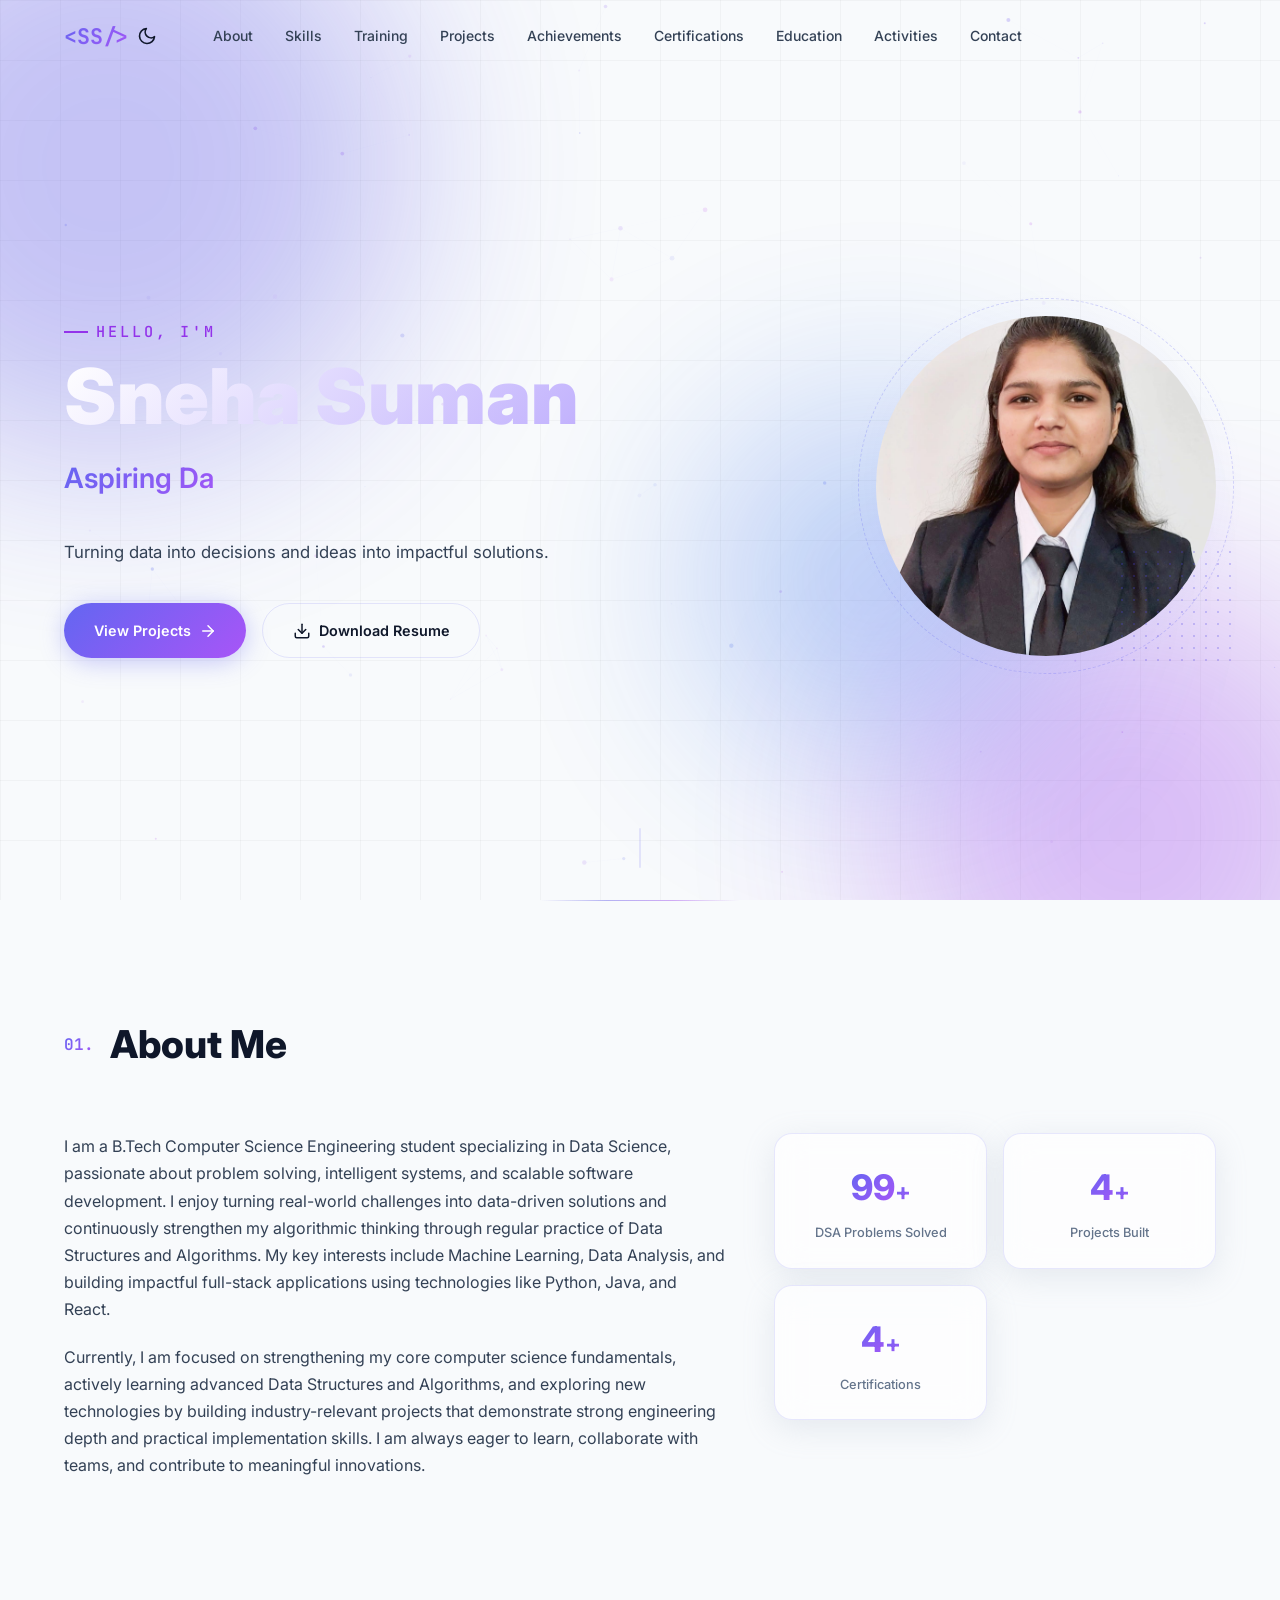
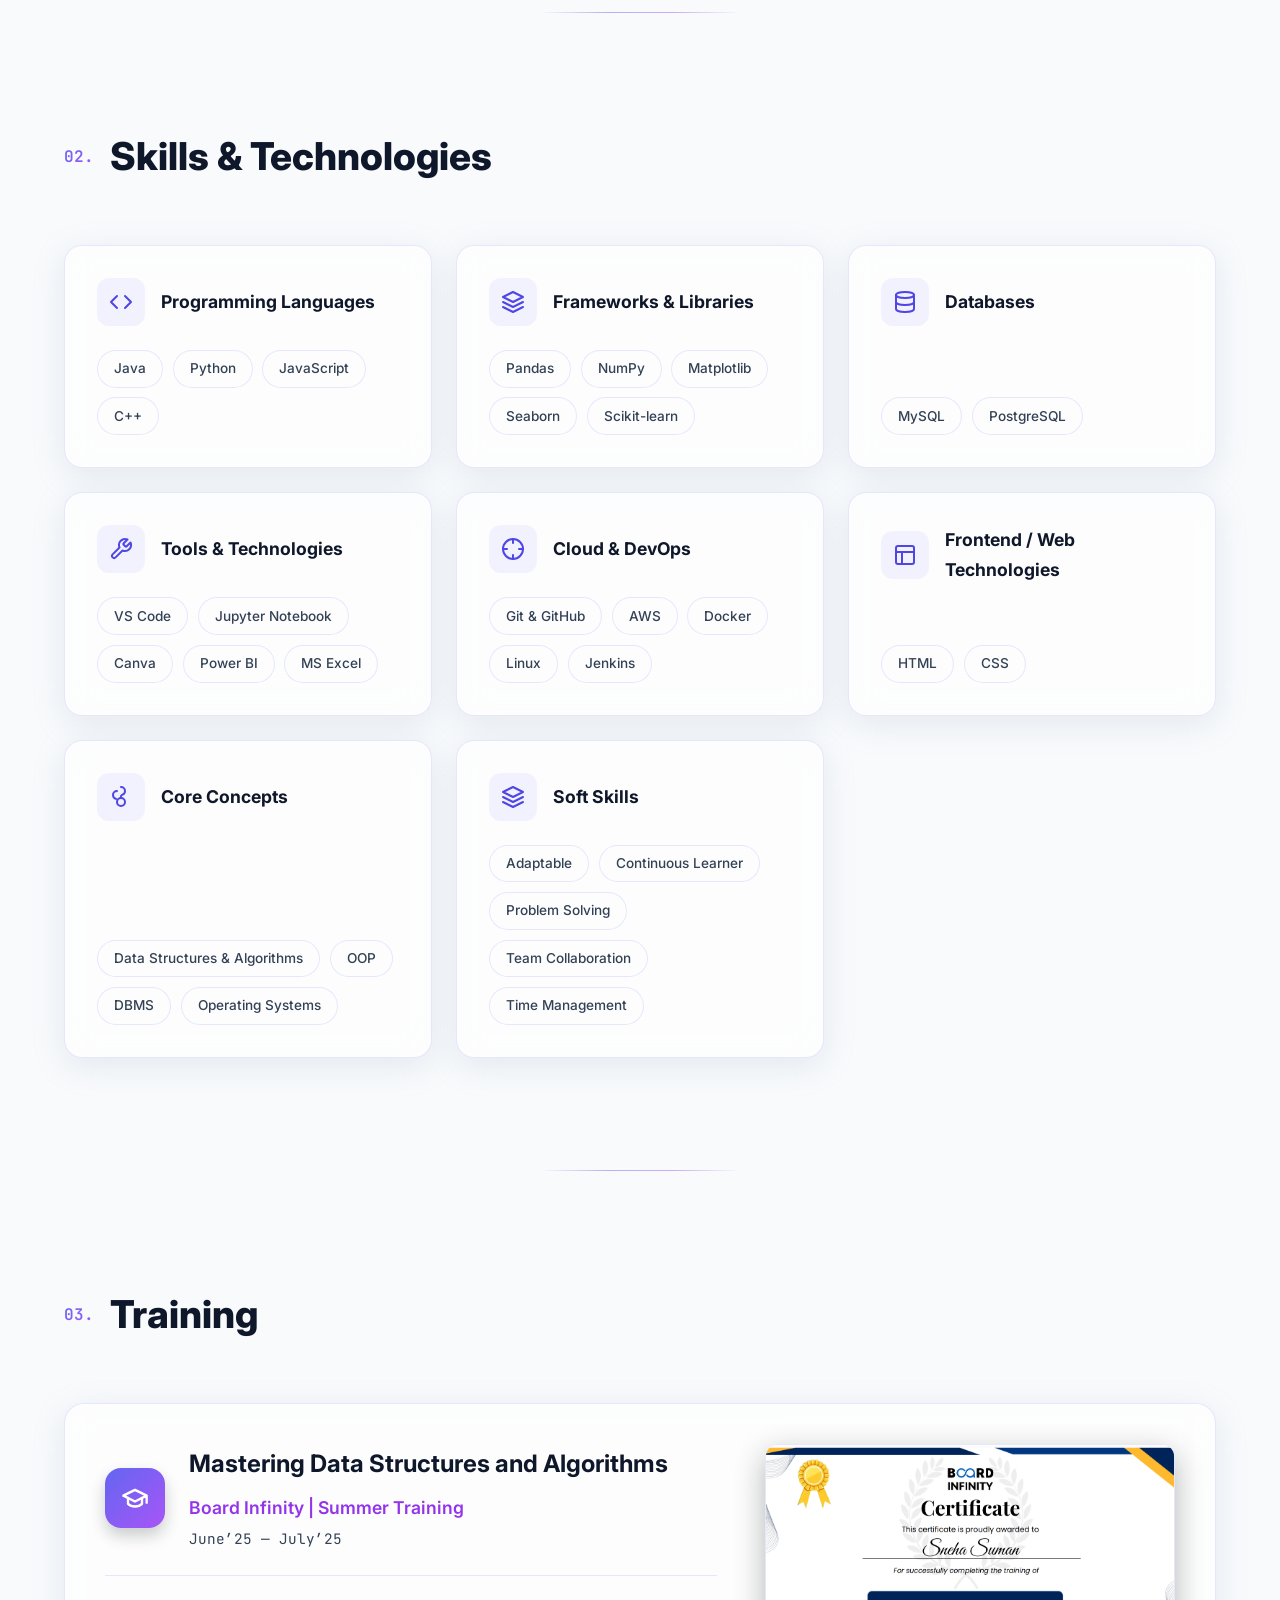
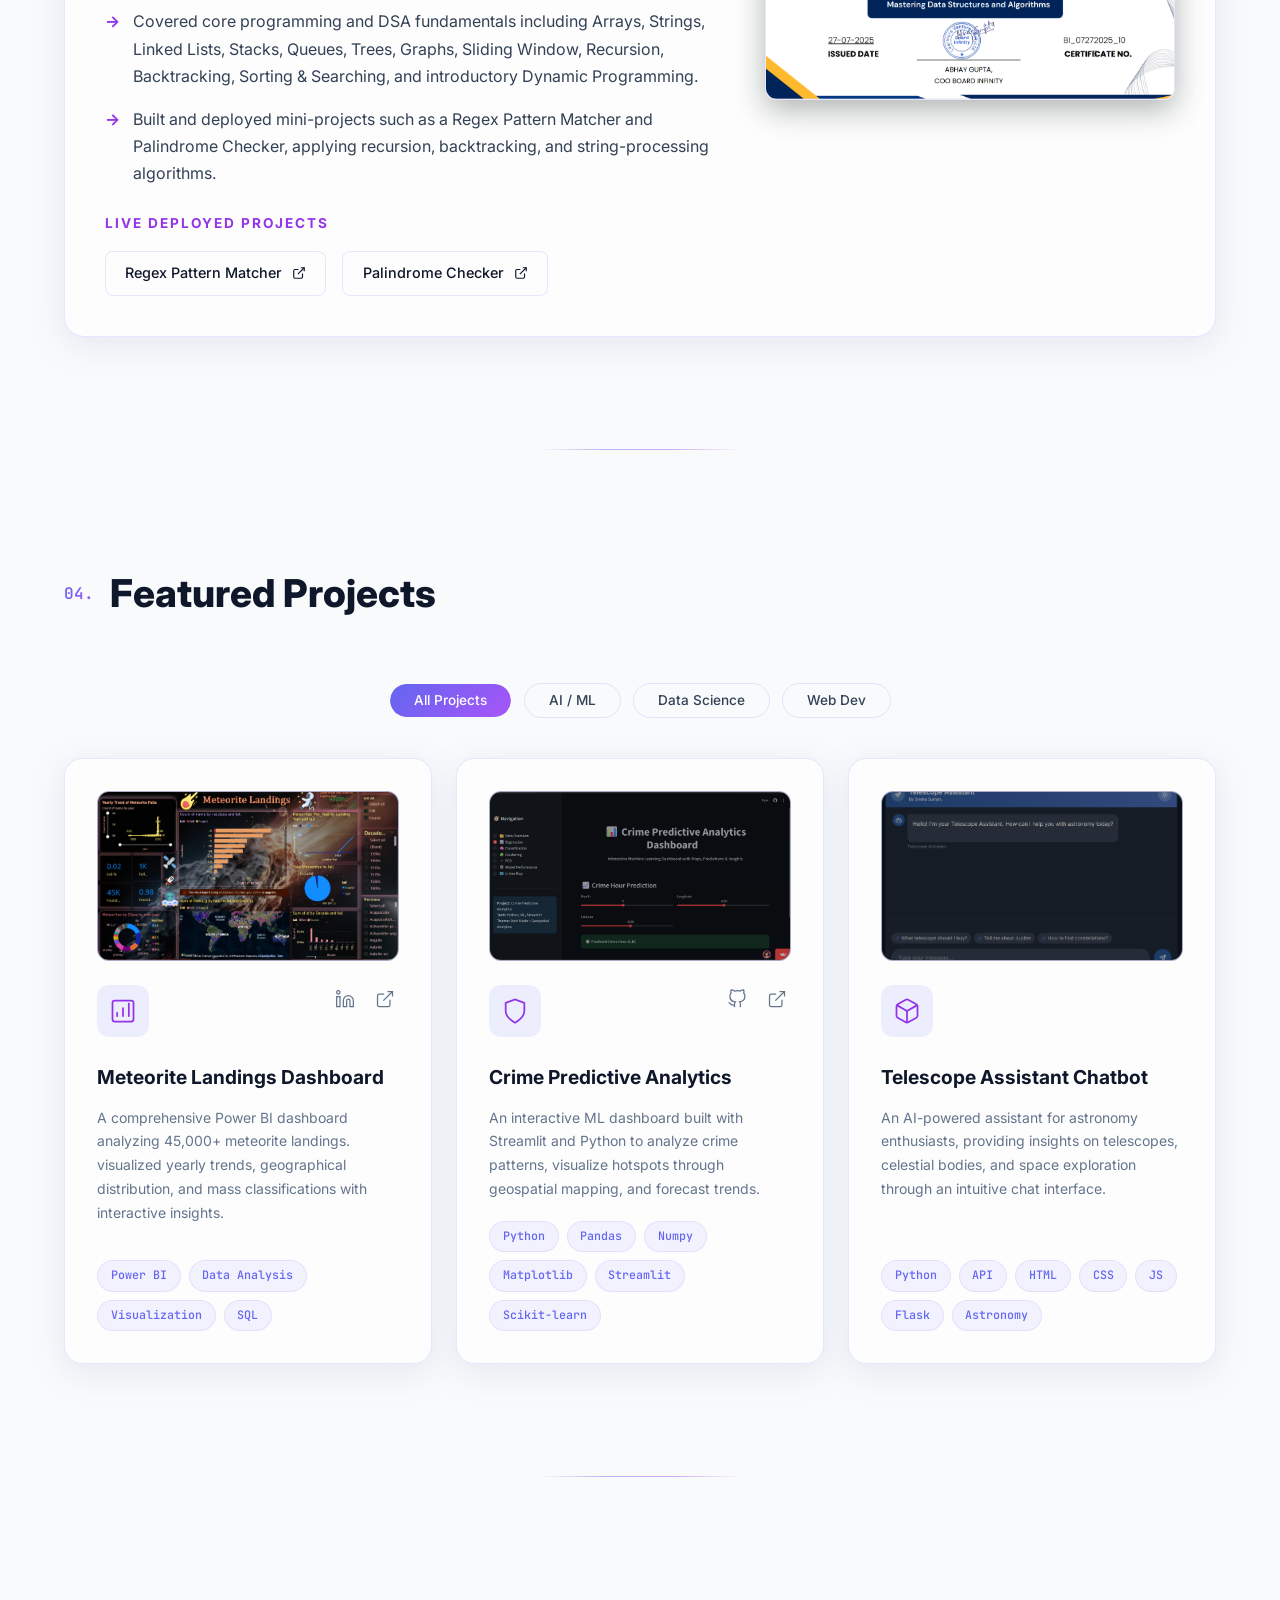
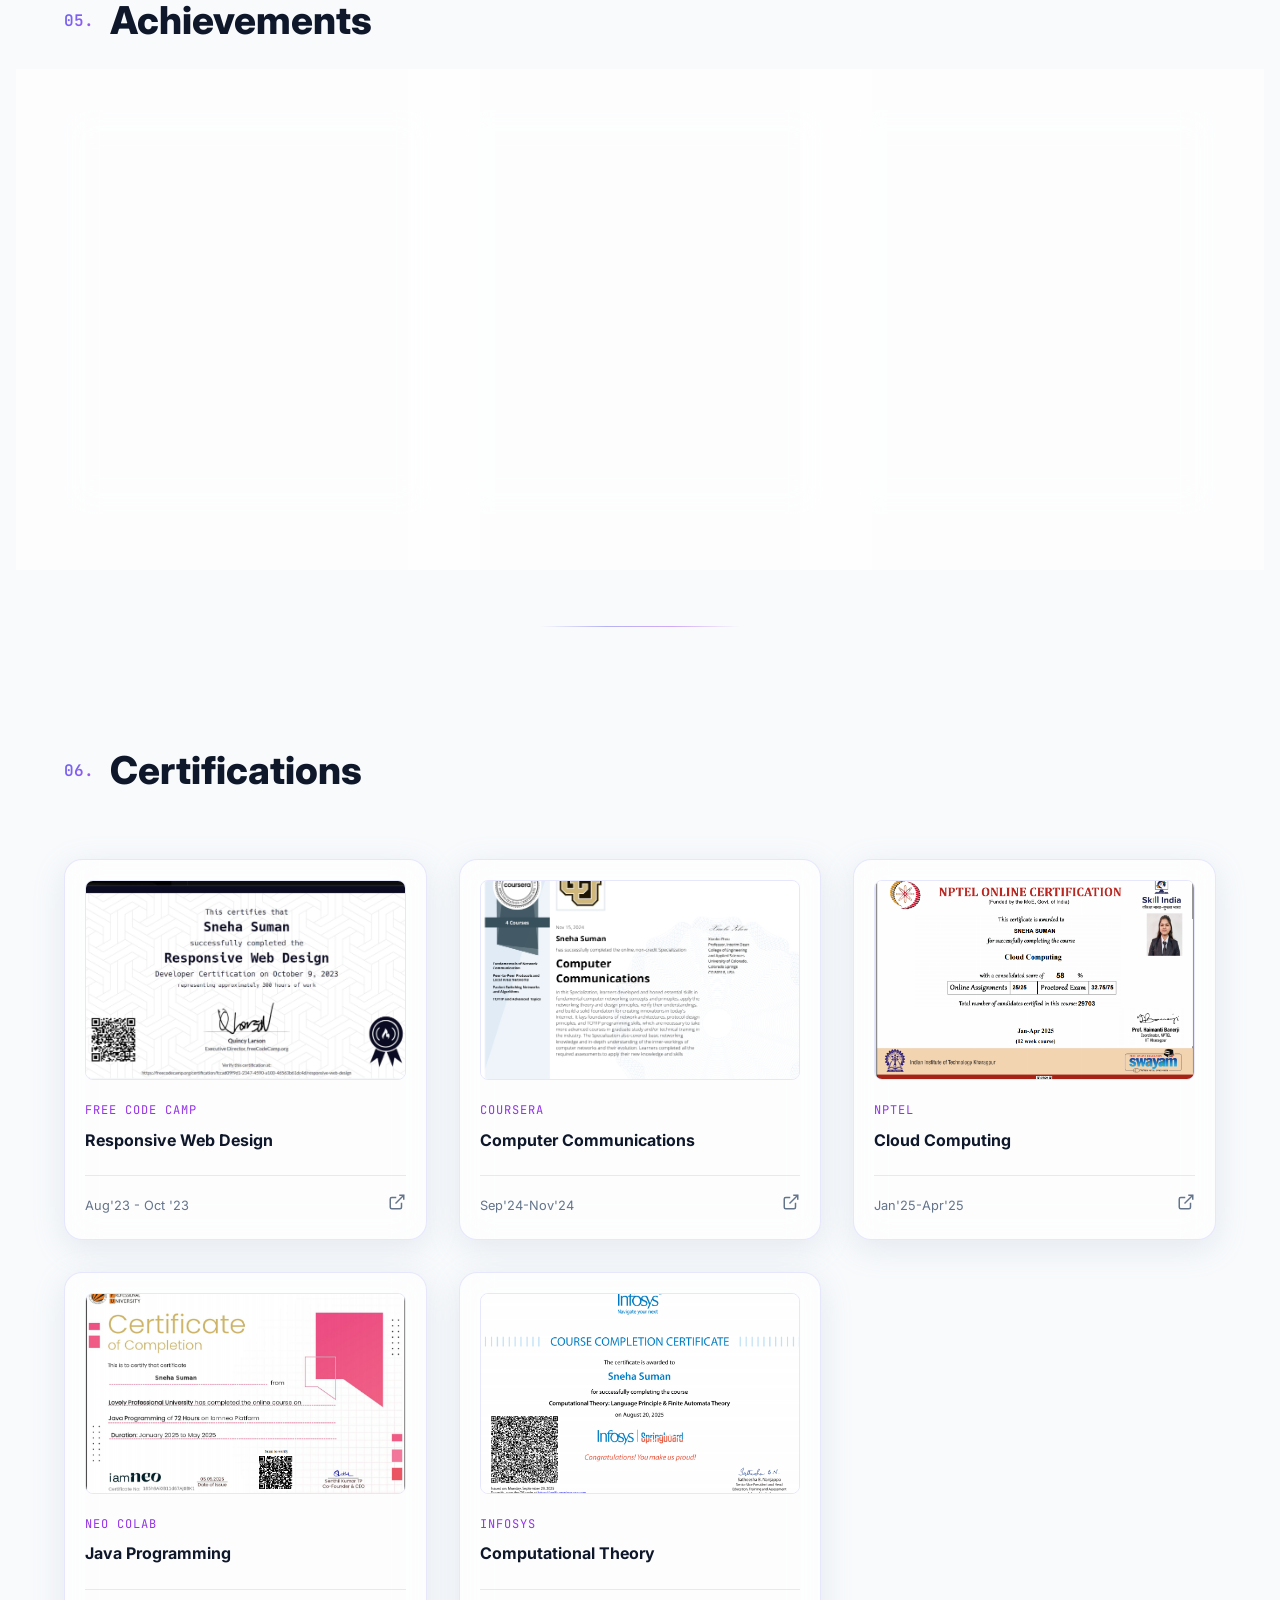
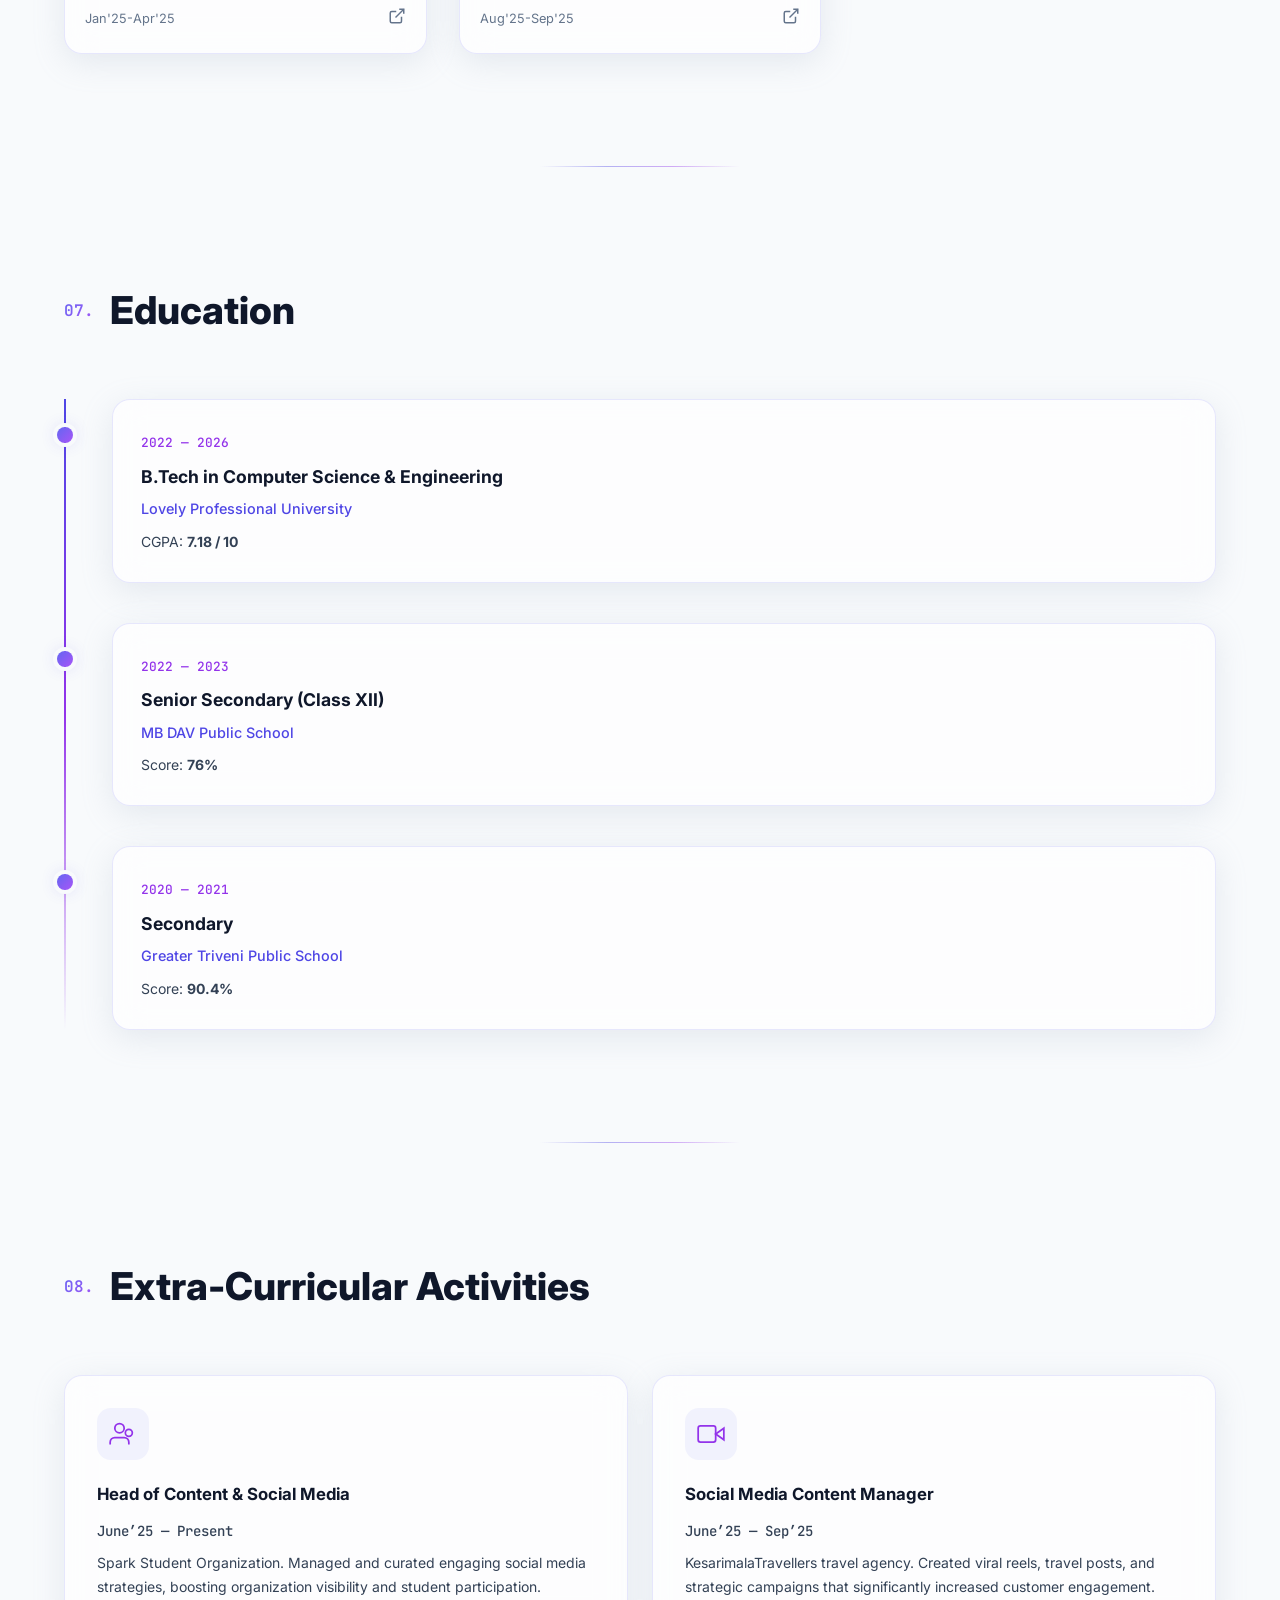
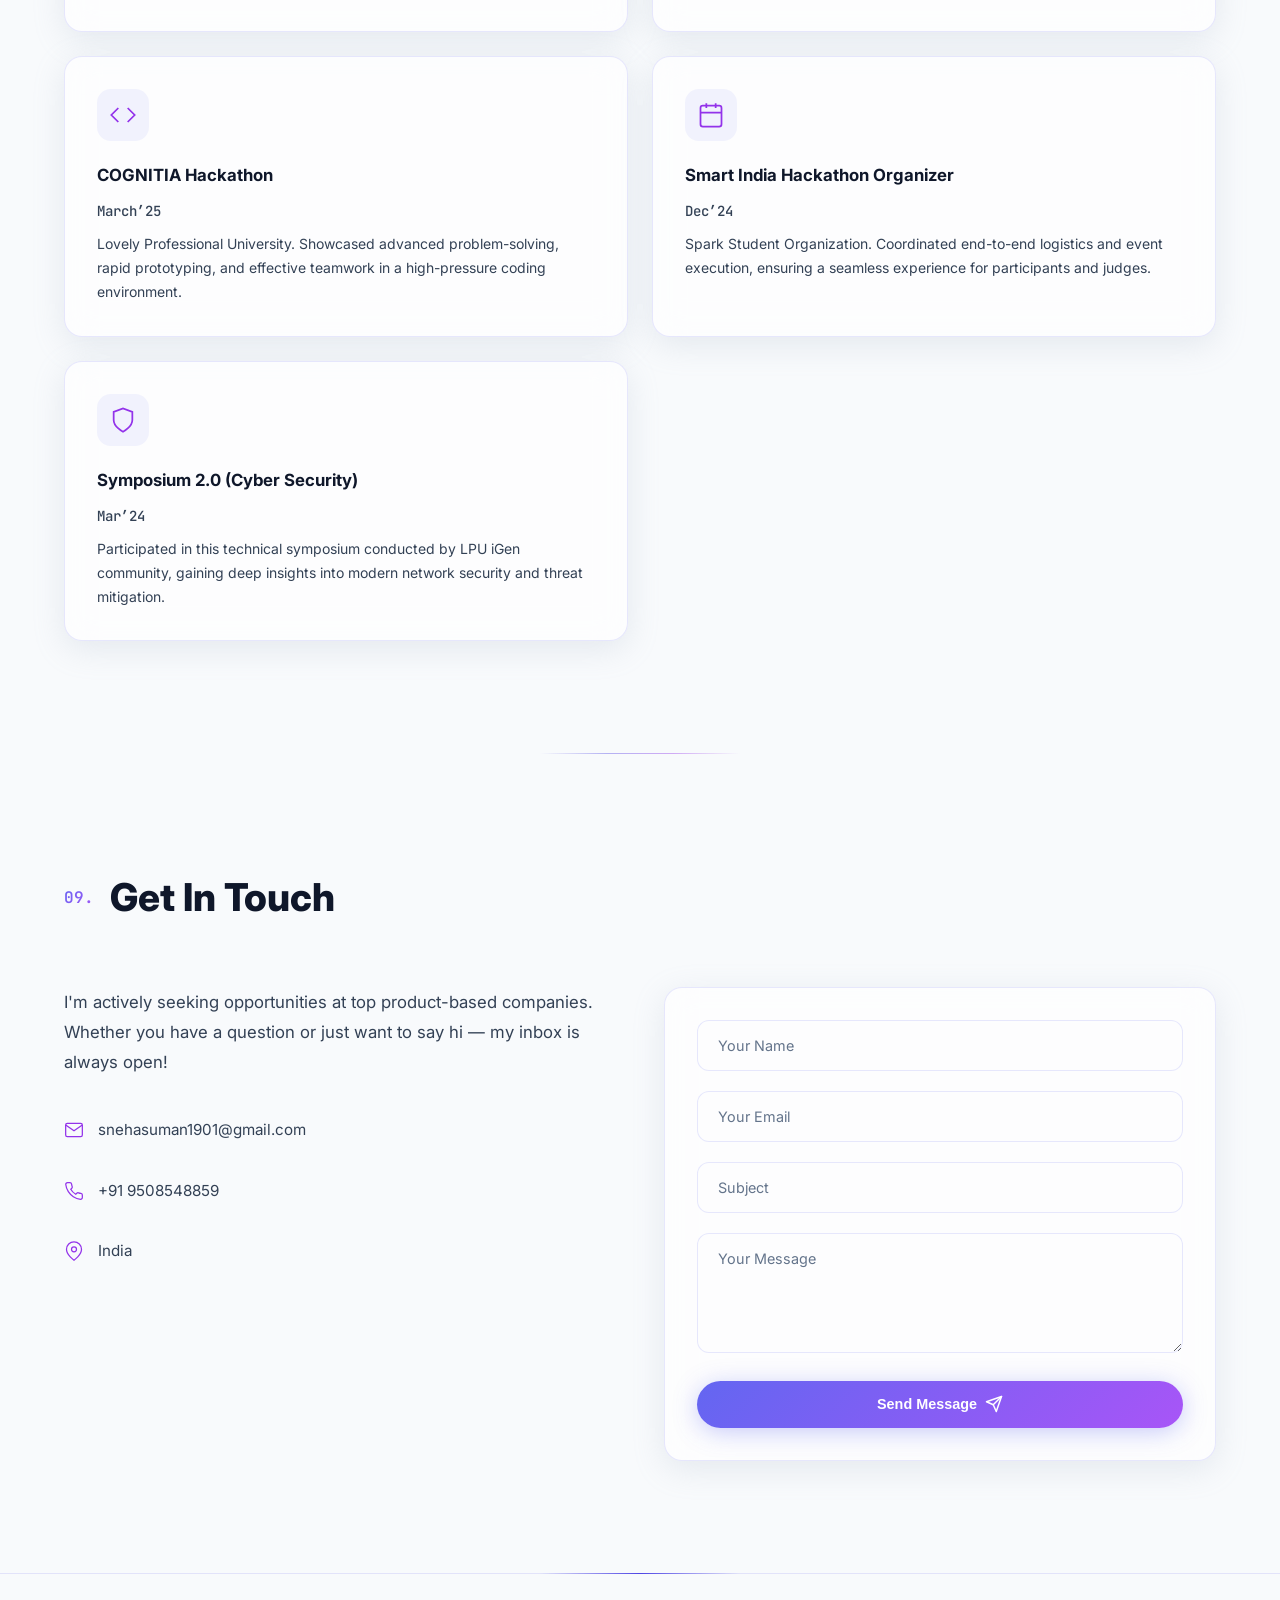
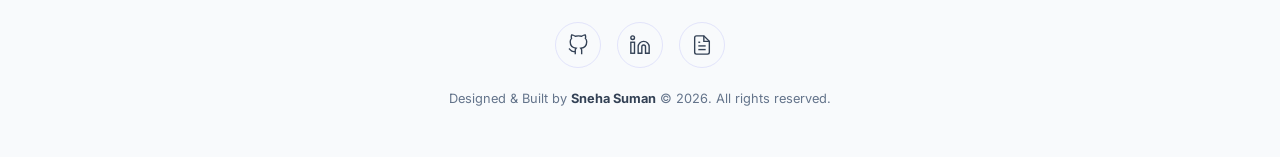
<file: index.html>
<!DOCTYPE html>
<html lang="en">

<head>
    <meta charset="UTF-8" />
    <meta name="viewport" content="width=device-width, initial-scale=1.0" />
    <title>Sneha Suman — Aspiring Data Scientist | Portfolio</title>
    <meta name="description"
        content="Portfolio of Sneha Suman, a B.Tech CSE (Data Science) student specializing in AI/ML, problem-solving, and full-stack development. Explore projects, skills, and achievements." />
    <link rel="preconnect" href="https://fonts.googleapis.com" />
    <link rel="preconnect" href="https://fonts.gstatic.com" crossorigin />
    <link
        href="https://fonts.googleapis.com/css2?family=Inter:wght@300;400;500;600;700;800;900&family=JetBrains+Mono:wght@400;500&display=swap"
        rel="stylesheet" />
    <link rel="stylesheet" href="style.css" />
</head>

<body>
    <!-- Cursor glow (desktop) -->
    <div class="cursor-glow" id="cursorGlow"></div>

    <!-- Particle background -->
    <canvas id="particleCanvas"></canvas>

    <!-- ========== NAVBAR ========== -->
    <nav class="navbar" id="navbar">
        <div class="nav-container">
            <a href="#hero" class="nav-logo magnetic">&lt;SS/&gt;</a>
            <div class="nav-controls">
                <button class="theme-toggle" id="themeToggle" aria-label="Toggle theme">
                    <svg class="sun-icon" width="20" height="20" viewBox="0 0 24 24" fill="none" stroke="currentColor" stroke-width="2" stroke-linecap="round" stroke-linejoin="round"><circle cx="12" cy="12" r="5"/><line x1="12" y1="1" x2="12" y2="3"/><line x1="12" y1="21" x2="12" y2="23"/><line x1="4.22" y1="4.22" x2="5.64" y2="5.64"/><line x1="18.36" y1="18.36" x2="19.78" y2="19.78"/><line x1="1" y1="12" x2="3" y2="12"/><line x1="21" y1="12" x2="23" y2="12"/><line x1="4.22" y1="19.78" x2="5.64" y2="18.36"/><line x1="18.36" y1="5.64" x2="19.78" y2="4.22"/></svg>
                    <svg class="moon-icon" width="20" height="20" viewBox="0 0 24 24" fill="none" stroke="currentColor" stroke-width="2" stroke-linecap="round" stroke-linejoin="round" style="display: none;"><path d="M21 12.79A9 9 0 1 1 11.21 3 7 7 0 0 0 21 12.79z"/></svg>
                </button>
                <button class="nav-toggle" id="navToggle" aria-label="Toggle navigation">
                    <span></span><span></span><span></span>
                </button>
            </div>
            <ul class="nav-links" id="navLinks">
                <li><a href="#about">About</a></li>
                <li><a href="#skills">Skills</a></li>
                <li><a href="#training">Training</a></li>
                <li><a href="#projects">Projects</a></li>
                <li><a href="#achievements">Achievements</a></li>
                <li><a href="#certifications">Certifications</a></li>
                <li><a href="#education">Education</a></li>
                <li><a href="#extracurricular">Activities</a></li>
                <li><a href="#contact">Contact</a></li>
            </ul>
        </div>
    </nav>

    <!-- ========== HERO ========== -->
    <section class="hero" id="hero">
        <div class="hero-bg-orbs">
            <div class="orb orb-1"></div>
            <div class="orb orb-2"></div>
            <div class="orb orb-3"></div>
        </div>
        <div class="hero-container">
            <div class="hero-content">
                <p class="hero-greeting animate-on-scroll">Hello, I'm</p>
                <h1 class="hero-name animate-on-scroll">Sneha Suman</h1>
                <p class="hero-role animate-on-scroll" id="heroRole">Aspiring Data Scientist</p>
                <p class="hero-intro animate-on-scroll">
                    Turning data into decisions and ideas into impactful solutions.
                </p>
                <div class="hero-cta animate-on-scroll">
                    <a href="#projects" class="btn btn-primary magnetic">
                        <span>View Projects</span>
                        <svg width="18" height="18" viewBox="0 0 24 24" fill="none" stroke="currentColor"
                            stroke-width="2" stroke-linecap="round" stroke-linejoin="round">
                            <path d="M5 12h14" />
                            <path d="m12 5 7 7-7 7" />
                        </svg>
                    </a>
                    <a href="Resume.pdf" class="btn btn-outline magnetic" id="downloadResume">
                        <svg width="18" height="18" viewBox="0 0 24 24" fill="none" stroke="currentColor"
                            stroke-width="2" stroke-linecap="round" stroke-linejoin="round">
                            <path d="M21 15v4a2 2 0 0 1-2 2H5a2 2 0 0 1-2-2v-4" />
                            <polyline points="7 10 12 15 17 10" />
                            <line x1="12" y1="15" x2="12" y2="3" />
                        </svg>
                        <span>Download Resume</span>
                    </a>
                </div>
            </div>
            <div class="hero-image animate-on-scroll">
                <div class="hero-image-wrapper">
                    <img src="WhatsApp Image 2026-02-02 at 10.23.17 AM.jpeg" alt="Sneha Suman" />
                    <div class="hero-image-ring"></div>
                </div>
                <div class="hero-image-ring-outer"></div>
                <div class="hero-image-dots"></div>
            </div>
        </div>
        <div class="scroll-indicator">
            <div class="scroll-line"></div>
        </div>
    </section>

    <!-- ========== ABOUT ========== -->
    <section class="section" id="about">
        <div class="container">
            <h2 class="section-title animate-on-scroll">
                <span class="section-number">01.</span> About Me
            </h2>
            <div class="about-content">
                <div class="about-text animate-on-scroll slide-left">
                    <p>
                        I am a B.Tech Computer Science Engineering student specializing in Data Science, passionate about problem solving, intelligent systems, and scalable software development. I enjoy turning real-world challenges into data-driven solutions and continuously strengthen my algorithmic thinking through regular practice of Data Structures and Algorithms. My key interests include Machine Learning, Data Analysis, and building impactful full-stack applications using technologies like Python, Java, and React.
                    </p>
                    <p>
                        Currently, I am focused on strengthening my core computer science fundamentals, actively learning advanced Data Structures and Algorithms, and exploring new technologies by building industry-relevant projects that demonstrate strong engineering depth and practical implementation skills. I am always eager to learn, collaborate with teams, and contribute to meaningful innovations.
                    </p>
                </div>
                <div class="about-stats animate-on-scroll slide-right">
                    <div class="stat-card glass-card">
                        <span class="stat-number" data-count="100">0</span><span class="stat-suffix">+</span>
                        <span class="stat-label">DSA Problems Solved</span>
                    </div>
                    <div class="stat-card glass-card">
                        <span class="stat-number" data-count="5">0</span><span class="stat-suffix">+</span>
                        <span class="stat-label">Projects Built</span>
                    </div>
                    <div class="stat-card glass-card">
                        <span class="stat-number" data-count="5">0</span><span class="stat-suffix">+</span>
                        <span class="stat-label">Certifications</span>
                    </div>
                </div>
            </div>
        </div>
    </section>

    <!-- ========== SKILLS ========== -->
    <section class="section" id="skills">
        <div class="container">
            <h2 class="section-title animate-on-scroll">
                <span class="section-number">02.</span> Skills & Technologies
            </h2>
            <div class="skills-grid">
                <!-- Programming Languages -->
                <div class="skill-category-card glass-card animate-on-scroll">
                    <div class="skill-category-header">
                        <div class="skill-category-icon">
                            <svg width="24" height="24" viewBox="0 0 24 24" fill="none" stroke="currentColor" stroke-width="2" stroke-linecap="round" stroke-linejoin="round">
                                <polyline points="16 18 22 12 16 6"></polyline>
                                <polyline points="8 6 2 12 8 18"></polyline>
                            </svg>
                        </div>
                        <h3>Programming Languages</h3>
                    </div>
                    <div class="skill-tags">
                        <span class="skill-tag">Java</span>
                        <span class="skill-tag">Python</span>
                        <span class="skill-tag">JavaScript</span>
                        <span class="skill-tag">C++</span>
                        
                    </div>
                </div>

                <!-- Frameworks / Libraries -->
                <div class="skill-category-card glass-card animate-on-scroll">
                    <div class="skill-category-header">
                        <div class="skill-category-icon">
                            <svg width="24" height="24" viewBox="0 0 24 24" fill="none" stroke="currentColor" stroke-width="2" stroke-linecap="round" stroke-linejoin="round">
                                <polygon points="12 2 2 7 12 12 22 7 12 2"></polygon>
                                <polyline points="2 17 12 22 22 17"></polyline>
                                <polyline points="2 12 12 17 22 12"></polyline>
                            </svg>
                        </div>
                        <h3>Frameworks & Libraries</h3>
                    </div>
                    <div class="skill-tags">
                        <span class="skill-tag">Pandas</span>
                        <span class="skill-tag">NumPy</span>
                        <span class="skill-tag">Matplotlib</span>
                        <span class="skill-tag">Seaborn</span>
                        <span class="skill-tag">Scikit-learn</span>
                    </div>
                </div>

                <!-- Databases -->
                <div class="skill-category-card glass-card animate-on-scroll">
                    <div class="skill-category-header">
                        <div class="skill-category-icon">
                            <svg width="24" height="24" viewBox="0 0 24 24" fill="none" stroke="currentColor" stroke-width="2" stroke-linecap="round" stroke-linejoin="round">
                                <ellipse cx="12" cy="5" rx="9" ry="3"></ellipse>
                                <path d="M21 12c0 1.66-4.03 3-9 3s-9-1.34-9-3"></path>
                                <path d="M3 5v14c0 1.66 4.03 3 9 3s9-1.34 9-3V5"></path>
                            </svg>
                        </div>
                        <h3>Databases</h3>
                    </div>
                    <div class="skill-tags">
                        <span class="skill-tag">MySQL</span>
                        <span class="skill-tag">PostgreSQL</span>
                    </div>
                </div>

                <!-- Tools & Technologies -->
                <div class="skill-category-card glass-card animate-on-scroll">
                    <div class="skill-category-header">
                        <div class="skill-category-icon">
                            <svg width="24" height="24" viewBox="0 0 24 24" fill="none" stroke="currentColor" stroke-width="2" stroke-linecap="round" stroke-linejoin="round">
                                <path d="M14.7 6.3a1 1 0 0 0 0 1.4l1.6 1.6a1 1 0 0 0 1.4 0l3.77-3.77a6 6 0 0 1-7.94 7.94l-6.91 6.91a2.12 2.12 0 0 1-3-3l6.91-6.91a6 6 0 0 1 7.94-7.94l-3.76 3.76z"></path>
                            </svg>
                        </div>
                        <h3>Tools & Technologies</h3>
                    </div>
                    <div class="skill-tags">
                        <span class="skill-tag">VS Code</span>
                        <span class="skill-tag">Jupyter Notebook</span>
                        <span class="skill-tag">Canva</span>
                        <span class="skill-tag">Power BI</span>
                        <span class="skill-tag">MS Excel</span>
                    </div>
                </div>

                <!-- Cloud & DevOps -->
                <div class="skill-category-card glass-card animate-on-scroll">
                    <div class="skill-category-header">
                        <div class="skill-category-icon">
                            <svg width="24" height="24" viewBox="0 0 24 24" fill="none" stroke="currentColor" stroke-width="2" stroke-linecap="round" stroke-linejoin="round">
                                <circle cx="12" cy="12" r="10"></circle>
                                <line x1="22" y1="12" x2="18" y2="12"></line>
                                <line x1="6" y1="12" x2="2" y2="12"></line>
                                <line x1="12" y1="6" x2="12" y2="2"></line>
                                <line x1="12" y1="22" x2="12" y2="18"></line>
                            </svg>
                        </div>
                        <h3>Cloud & DevOps</h3>
                    </div>
                    <div class="skill-tags">
                        <span class="skill-tag">Git & GitHub</span>
                        <span class="skill-tag">AWS</span>
                        <span class="skill-tag">Docker</span>
                        <span class="skill-tag">Linux</span>
                        <span class="skill-tag">Jenkins</span>
                    </div>
                </div>

                <!-- Frontend / Web Technologies -->
                <div class="skill-category-card glass-card animate-on-scroll">
                    <div class="skill-category-header">
                        <div class="skill-category-icon">
                            <svg width="24" height="24" viewBox="0 0 24 24" fill="none" stroke="currentColor" stroke-width="2" stroke-linecap="round" stroke-linejoin="round">
                                <rect x="3" y="3" width="18" height="18" rx="2" ry="2"></rect>
                                <line x1="3" y1="9" x2="21" y2="9"></line>
                                <line x1="9" y1="21" x2="9" y2="9"></line>
                            </svg>
                        </div>
                        <h3>Frontend / Web Technologies</h3>
                    </div>
                    <div class="skill-tags">
                        <span class="skill-tag">HTML</span>
                        <span class="skill-tag">CSS</span>
                    </div>
                </div>

                <!-- Core Concepts -->
                <div class="skill-category-card glass-card animate-on-scroll">
                    <div class="skill-category-header">
                        <div class="skill-category-icon">
                            <svg width="24" height="24" viewBox="0 0 24 24" fill="none" stroke="currentColor" stroke-width="2" stroke-linecap="round" stroke-linejoin="round">
                                <path d="M12 2a4 4 0 0 1 4 4c0 1.95-1.4 3.58-3.25 3.93"></path>
                                <path d="M8 6a4 4 0 0 0-4 4c0 1.95 1.4 3.58 3.25 3.93"></path>
                                <circle cx="12" cy="17" r="4"></circle>
                                <path d="M12 13v-2"></path>
                            </svg>
                        </div>
                        <h3>Core Concepts</h3>
                    </div>
                    <div class="skill-tags">
                        <span class="skill-tag">Data Structures & Algorithms</span>
                        <span class="skill-tag">OOP</span>
                        <span class="skill-tag">DBMS</span>
                        <span class="skill-tag">Operating Systems</span>
                    </div>
                </div>
                <!--Soft Skills-->
                <!-- Frameworks / Libraries -->
                <div class="skill-category-card glass-card animate-on-scroll">
                    <div class="skill-category-header">
                        <div class="skill-category-icon">
                            <svg width="24" height="24" viewBox="0 0 24 24" fill="none" stroke="currentColor" stroke-width="2" stroke-linecap="round" stroke-linejoin="round">
                                <polygon points="12 2 2 7 12 12 22 7 12 2"></polygon>
                                <polyline points="2 17 12 22 22 17"></polyline>
                                <polyline points="2 12 12 17 22 12"></polyline>
                            </svg>
                        </div>
                        <h3>Soft Skills</h3>
                    </div>
                    <div class="skill-tags">
                        <span class="skill-tag">Adaptable</span>
                        <span class="skill-tag">Continuous Learner</span>
                        <span class="skill-tag">Problem Solving</span>
                        <span class="skill-tag">Team Collaboration</span>
                        <span class="skill-tag">Time Management</span>
                    </div>
                </div>
            </div>
        </div>

    </section>

    <!-- ========== TRAINING ========== -->
    <section class="section" id="training">
        <div class="container">
            <h2 class="section-title animate-on-scroll">
                <span class="section-number">03.</span> Training
            </h2>
            <div class="training-card glass-card animate-on-scroll">
                <div class="training-layout">
                    <div class="training-main">
                        <div class="training-header">
                            <div class="training-icon">
                                <svg width="28" height="28" viewBox="0 0 24 24" fill="none" stroke="currentColor" stroke-width="2" stroke-linecap="round" stroke-linejoin="round">
                                    <path d="M22 10v6M2 10l10-5 10 5-10 5z"></path>
                                    <path d="M6 12v5c3 3 9 3 12 0v-5"></path>
                                </svg>
                            </div>
                            <div class="training-info">
                                <h3>Mastering Data Structures and Algorithms</h3>
                                <p class="training-platform">Board Infinity | Summer Training</p>
                                <p class="training-date">June’25 — July’25</p>
                            </div>
                        </div>
                        <div class="training-content">
                            <ul class="training-bullets">
                                <li>Covered core programming and DSA fundamentals including Arrays, Strings, Linked Lists, Stacks, Queues, Trees, Graphs, Sliding Window, Recursion, Backtracking, Sorting & Searching, and introductory Dynamic Programming.</li>
                            
                                <!--<li>Strengthened competitive programming and interview readiness through regular coding exercises, live problem walkthroughs, and structured assessments.</li> -->
                                <li>Built and deployed mini-projects such as a Regex Pattern Matcher and Palindrome Checker, applying recursion, backtracking, and string-processing algorithms.</li>
                            </ul>
                            <div class="training-deployed-projects luxe-margin-top">
                                <h4 class="luxe-subhead">Live Deployed Projects</h4>
                                <div class="luxe-project-links">
                                    <a href="https://snehasuman019.github.io/Regex-Pattern-Matcher/" target="_blank" class="luxe-link">
                                        Regex Pattern Matcher
                                        <svg width="14" height="14" viewBox="0 0 24 24" fill="none" stroke="currentColor" stroke-width="2"><path d="M18 13v6a2 2 0 0 1-2 2H5a2 2 0 0 1-2-2V8a2 2 0 0 1 2-2h6"></path><polyline points="15 3 21 3 21 9"></polyline><line x1="10" y1="14" x2="21" y2="3"></line></svg>
                                    </a>
                                    <a href="https://snehasuman019.github.io/Palindrome-Checker/" target="_blank" class="luxe-link">
                                        Palindrome Checker
                                        <svg width="14" height="14" viewBox="0 0 24 24" fill="none" stroke="currentColor" stroke-width="2"><path d="M18 13v6a2 2 0 0 1-2 2H5a2 2 0 0 1-2-2V8a2 2 0 0 1 2-2h6"></path><polyline points="15 3 21 3 21 9"></polyline><line x1="10" y1="14" x2="21" y2="3"></line></svg>
                                    </a>
                                </div>
                            </div>
                        </div>
                    </div>
                    <div class="training-certificate-preview">
                        <img src="img/Screenshot 2025-08-15 222847.png" alt="Board Infinity Training Certificate" class="training-cert-img">
                        <div class="cert-shine"></div>
                    </div>
                </div>
            </div>
        </div>
    </section>

    <!-- ========== PROJECTS ========== -->
    <section class="section" id="projects">
        <div class="container">
            <h2 class="section-title animate-on-scroll">
                <span class="section-number">04.</span> Featured Projects
            </h2>

            <!-- Filter Buttons -->
            <div class="project-filters animate-on-scroll">
                <button class="filter-btn active" data-filter="all"><span>All Projects</span></button>
                <button class="filter-btn" data-filter="ai-ml"><span>AI / ML</span></button>
                <button class="filter-btn" data-filter="data"><span>Data Science</span></button>
                <button class="filter-btn" data-filter="web"><span>Web Dev</span></button>
            </div>

            <div class="projects-grid" id="projectsGrid">
                <!-- Project 1: Meteorite Landings Dashboard -->
                <div class="project-card glass-card animate-on-scroll" data-category="data">
                    <div class="project-visual-container">
                        <div class="project-glow glow-data"></div>
                        <img src="img/Screenshot 2026-03-18 213632.png" alt="Meteorite Landings Dashboard" class="project-visual-img">
                    </div>
                    <div class="project-header">
                        <div class="project-icon">
                            <svg width="28" height="28" viewBox="0 0 24 24" fill="none" stroke="currentColor" stroke-width="1.5"><rect x="3" y="3" width="18" height="18" rx="2"/><path d="M7 17V13"/><path d="M12 17V9"/><path d="M17 17V5"/></svg>
                        </div>
                        <div class="project-links">
                            <a href="https://www.linkedin.com/posts/snehab2a_dataanalysis-powerbi-datavisualization-activity-7404591449050140672-28ok?utm_source=share&utm_medium=member_desktop&rcm=ACoAAEbA_ZIBvFx4QYtX7Pkgg5ZzjBLDevy2GNQ" class="project-link magnetic" title="LinkedIn Project"><svg width="20" height="20" viewBox="0 0 24 24" fill="none" stroke="currentColor" stroke-width="1.5"><path d="M16 8a6 6 0 0 1 6 6v7h-4v-7a2 2 0 0 0-2-2 2 2 0 0 0-2 2v7h-4v-7a6 6 0 0 1 6-6zM2 9h4v12H2z"/><circle cx="4" cy="4" r="2"/></svg></a>
                            <a href="https://www.linkedin.com/posts/snehab2a_dataanalysis-powerbi-datavisualization-activity-7404591449050140672-28ok?utm_source=share&utm_medium=member_desktop&rcm=ACoAAEbA_ZIBvFx4QYtX7Pkgg5ZzjBLDevy2GNQ" class="project-link magnetic" title="Live Dashboard"><svg width="20" height="20" viewBox="0 0 24 24" fill="none" stroke="currentColor" stroke-width="1.5"><path d="M18 13v6a2 2 0 0 1-2 2H5a2 2 0 0 1-2-2V8a2 2 0 0 1 2-2h6"/><polyline points="15 3 21 3 21 9"/><line x1="10" y1="14" x2="21" y2="3"/></svg></a>
                        </div>
                    </div>
                    <h3 class="project-title">Meteorite Landings Dashboard</h3>
                    <p class="project-desc">A comprehensive Power BI dashboard analyzing 45,000+ meteorite landings. visualized yearly trends, geographical distribution, and mass classifications with interactive insights.</p>
                    <div class="project-tags">
                        <span>Power BI</span><span>Data Analysis</span><span>Visualization</span><span>SQL</span>
                    </div>
                </div>

                <!-- Project 2: Crime Predictive Analytics -->
                <div class="project-card glass-card animate-on-scroll" data-category="ai-ml">
                    <div class="project-visual-container">
                        <div class="project-glow glow-predict"></div>
                        <img src="img/Screenshot 2026-03-18 214150.png" alt="Crime Predictive Analytics" class="project-visual-img">
                    </div>
                    <div class="project-header">
                        <div class="project-icon">
                            <svg width="28" height="28" viewBox="0 0 24 24" fill="none" stroke="currentColor" stroke-width="1.5"><path d="M12 22s8-4 8-10V5l-8-3-8 3v7c0 6 8 10 8 10z"/></svg>
                        </div>
                        <div class="project-links">
                            <a href="https://github.com/snehasuman019/Crime_Pridictive_Analysis" class="project-link magnetic" title="GitHub"><svg width="20" height="20" viewBox="0 0 24 24" fill="none" stroke="currentColor" stroke-width="1.5"><path d="M9 19c-5 1.5-5-2.5-7-3m14 6v-3.87a3.37 3.37 0 0 0-.94-2.61c3.14-.35 6.44-1.54 6.44-7A5.44 5.44 0 0 0 20 4.77 5.07 5.07 0 0 0 19.91 1S18.73.65 16 2.48a13.38 13.38 0 0 0-7 0C6.27.65 5.09 1 5.09 1A5.07 5.07 0 0 0 5 4.77a5.44 5.44 0 0 0-1.5 3.78c0 5.42 3.3 6.61 6.44 7A3.37 3.37 0 0 0 9 18.13V22"/></svg></a>
                            <a href="https://crimepridictiveanalysis-qjelg5k5ghosk9rrtsaznm.streamlit.app/" class="project-link magnetic" title="Live Demo"><svg width="20" height="20" viewBox="0 0 24 24" fill="none" stroke="currentColor" stroke-width="1.5"><path d="M18 13v6a2 2 0 0 1-2 2H5a2 2 0 0 1-2-2V8a2 2 0 0 1 2-2h6"/><polyline points="15 3 21 3 21 9"/><line x1="10" y1="14" x2="21" y2="3"/></svg></a>
                        </div>
                    </div>
                    <h3 class="project-title">Crime Predictive Analytics</h3>
                    <p class="project-desc">An interactive ML dashboard built with Streamlit and Python to analyze crime patterns, visualize hotspots through geospatial mapping, and forecast trends.</p>
                    <div class="project-tags">
                        <span>Python</span><span>Pandas</span><span>Numpy</span><span>Matplotlib</span><span>Streamlit</span><span>Scikit-learn</span>
                    </div>
                </div>

                <!-- Project 3: Telescope Assistant Chatbot -->
                <div class="project-card glass-card animate-on-scroll" data-category="ai-ml">
                    <div class="project-visual-container">
                        <div class="project-glow glow-predict"></div>
                        <img src="img/Screenshot 2026-03-18 223555.png" alt="Telescope Assistant Chatbot" class="project-visual-img">
                    </div>
                    <div class="project-header">
                        <div class="project-icon">
                            <svg width="28" height="28" viewBox="0 0 24 24" fill="none" stroke="currentColor" stroke-width="1.5"><path d="M21 16V8a2 2 0 0 0-1-1.73l-7-4a2 2 0 0 0-2 0l-7 4A2 2 0 0 0 3 8v8a2 2 0 0 0 1 1.73l7 4a2 2 0 0 0 2 0l7-4A2 2 0 0 0 21 16z"/><polyline points="3.27 6.96 12 12.01 20.73 6.96"/><line x1="12" y1="22.08" x2="12" y2="12"/></svg>
                        </div>
                        <div class="project-links">
                            <!-- Currently no external link provided -->
                        </div>
                    </div>
                    <h3 class="project-title">Telescope Assistant Chatbot</h3>
                    <p class="project-desc">An AI-powered assistant for astronomy enthusiasts, providing insights on telescopes, celestial bodies, and space exploration through an intuitive chat interface.</p>
                    <div class="project-tags">
                        <span>Python</span><span>API</span><span>HTML</span><span>CSS</span><span>JS</span><span>Flask</span><span>Astronomy</span>
                    </div>
                </div>
            </div>
        </div>
    </section>

    <!-- ========== ACHIEVEMENTS ========== -->
    <section class="section" id="achievements">
        <div class="container">
            <h2 class="section-title animate-on-scroll">
                <span class="section-number">05.</span> Achievements
            </h2>
            <div class="coding-stats-grid">
                <!-- Problems Solved -->
                <div class="achievement-card glass-card animate-on-scroll">
                    <div class="achievement-visual">
                        <img src="img/Screenshot 2026-03-18 203710.png" alt="LeetCode Problems Solved" class="achievement-img">
                    </div>
                    <div class="achievement-info">
                        <h3>Problems Solved</h3>
                        <p class="timeline-detail">124+ Problems Solved across LeetCode & GeeksforGeeks, focusing on Advanced DSA and Algorithmic optimization.</p>
                    </div>
                </div>
                <!-- LeetCode February Badge -->
                <div class="achievement-card glass-card animate-on-scroll">
                    <div class="achievement-visual">
                        <img src="img/Screenshot 2026-03-18 203837.png" alt="LeetCode February Badge" class="achievement-img badge-img">
                    </div>
                    <div class="achievement-info">
                        <h3>LeetCode Feb Badge</h3>
                        <p class="timeline-detail">Successfully completed the February LeetCoding Challenge, demonstrating consistency and problem-solving persistence.</p>
                    </div>
                </div>
                <!-- HackerRank Star Batches -->
                <div class="achievement-card glass-card animate-on-scroll">
                    <div class="achievement-visual">
                        <img src="img/Screenshot 2026-03-18 204023.png" alt="HackerRank Star Batches" class="achievement-img">
                    </div>
                    <div class="achievement-info">
                        <h3>HackerRank Stars</h3>
                        <p class="timeline-detail">Earned multiple gold and silver badges across Java (5-star), Python, and C++ on HackerRank.</p>
                    </div>
                </div>
            </div>
        </div>
    </section>

    <!-- ========== CERTIFICATIONS ========== -->
    <section class="section" id="certifications">
        <div class="container">
            <h2 class="section-title animate-on-scroll">
                <span class="section-number">06.</span> Certifications
            </h2>
            <div class="cert-grid">
                
                 <!-- 2. Responsive Web Design -->
                <div class="cert-card glass-card animate-on-scroll">
                    <div class="cert-image-container">
                        <img src="img/Screenshot 2026-03-19 115313.png" alt="Responsive Web Design Certificate" class="cert-img">
                    </div>
                    <span class="cert-platform">Free Code Camp</span>
                    <h4 class="cert-title">Responsive Web Design</h4>
                    <div class="cert-footer">
                        <span class="cert-year">Aug'23 - Oct '23</span>
                        <a href="#" class="cert-link"><svg width="18" height="18" viewBox="0 0 24 24" fill="none" stroke="currentColor" stroke-width="2"><path d="M18 13v6a2 2 0 0 1-2 2H5a2 2 0 0 1-2-2V8a2 2 0 0 1 2-2h6"></path><polyline points="15 3 21 3 21 9"></polyline><line x1="10" y1="14" x2="21" y2="3"></line></svg></a>
                    </div>
                </div>
                <!-- 2. Coursera Computer Communications (2024) -->
                <div class="cert-card glass-card animate-on-scroll">
                    <div class="cert-image-container">
                        <img src="img/Computer Communications.png" alt="Computer Communications Certificate" class="cert-img">
                    </div>
                    <span class="cert-platform">Coursera</span>
                    <h4 class="cert-title">Computer Communications</h4>
                    <div class="cert-footer">
                        <span class="cert-year">Sep'24-Nov'24</span>
                        <a href="#" class="cert-link"><svg width="18" height="18" viewBox="0 0 24 24" fill="none" stroke="currentColor" stroke-width="2"><path d="M18 13v6a2 2 0 0 1-2 2H5a2 2 0 0 1-2-2V8a2 2 0 0 1 2-2h6"></path><polyline points="15 3 21 3 21 9"></polyline><line x1="10" y1="14" x2="21" y2="3"></line></svg></a>
                    </div>
                </div>
               
                <!-- 5. NPTEL Cloud Computing (2025) -->
                <div class="cert-card glass-card animate-on-scroll">
                    <div class="cert-image-container">
                        <img src="img/Cloud Computing.png" alt="NPTEL Cloud Computing Certificate" class="cert-img">
                    </div>
                    <span class="cert-platform">NPTEL</span>
                    <h4 class="cert-title">Cloud Computing</h4>
                    <div class="cert-footer">
                        <span class="cert-year">Jan'25-Apr'25</span>
                        <a href="#" class="cert-link"><svg width="18" height="18" viewBox="0 0 24 24" fill="none" stroke="currentColor" stroke-width="2"><path d="M18 13v6a2 2 0 0 1-2 2H5a2 2 0 0 1-2-2V8a2 2 0 0 1 2-2h6"></path><polyline points="15 3 21 3 21 9"></polyline><line x1="10" y1="14" x2="21" y2="3"></line></svg></a>
                    </div>
                </div>

                <!-- 6. Neo Colab Java (2025) -->
                <div class="cert-card glass-card animate-on-scroll">
                    <div class="cert-image-container">
                        <img src="img/Java.png" alt="Java Programming Certificate" class="cert-img">
                    </div>
                    <span class="cert-platform">Neo Colab</span>
                    <h4 class="cert-title">Java Programming</h4>
                    <div class="cert-footer">
                        <span class="cert-year">Jan'25-Apr'25</span>
                        <a href="#" class="cert-link"><svg width="18" height="18" viewBox="0 0 24 24" fill="none" stroke="currentColor" stroke-width="2"><path d="M18 13v6a2 2 0 0 1-2 2H5a2 2 0 0 1-2-2V8a2 2 0 0 1 2-2h6"></path><polyline points="15 3 21 3 21 9"></polyline><line x1="10" y1="14" x2="21" y2="3"></line></svg></a>
                    </div>
                </div>

                <!-- 7. Infosys Computational Theory (2025) -->
                <div class="cert-card glass-card animate-on-scroll">
                    <div class="cert-image-container">
                        <img src="img/Screenshot 2025-12-12 204851.png" alt="Computational Theory Certificate" class="cert-img">
                    </div>
                    <span class="cert-platform">Infosys</span>
                    <h4 class="cert-title">Computational Theory</h4>
                    <div class="cert-footer">
                        <span class="cert-year">Aug'25-Sep'25</span>
                        <a href="#" class="cert-link"><svg width="18" height="18" viewBox="0 0 24 24" fill="none" stroke="currentColor" stroke-width="2"><path d="M18 13v6a2 2 0 0 1-2 2H5a2 2 0 0 1-2-2V8a2 2 0 0 1 2-2h6"></path><polyline points="15 3 21 3 21 9"></polyline><line x1="10" y1="14" x2="21" y2="3"></line></svg></a>
                    </div>
                </div>
            </div>
            </div>
        </div>
    </section>

    <!-- ========== EDUCATION ========== -->
    <section class="section" id="education">
        <div class="container">
            <h2 class="section-title animate-on-scroll">
                <span class="section-number">07.</span> Education
            </h2>
            <div class="timeline">
                <div class="timeline-item animate-on-scroll">
                    <div class="timeline-dot"></div>
                    <div class="timeline-content glass-card">
                        <span class="timeline-date">2022 — 2026</span>
                        <h3>B.Tech in Computer Science & Engineering</h3>
                       <!-- <p class="timeline-sub">Specialization in Data Science</p> -->
                        <p class="timeline-sub">Lovely Professional University</p>
                        <p class="timeline-detail">CGPA: <strong>7.18 / 10</strong></p>
                       
                    </div>
                </div>
                <div class="timeline-item animate-on-scroll">
                    <div class="timeline-dot"></div>
                    <div class="timeline-content glass-card">
                        <span class="timeline-date">2022 — 2023</span>
                        <h3>Senior Secondary (Class XII)</h3>
                        <p class="timeline-sub"> MB DAV Public School </p>
                        <p class="timeline-detail">Score: <strong>76%</strong></p>
                    </div>
                </div>
                <div class="timeline-item animate-on-scroll">
                    <div class="timeline-dot"></div>
                    <div class="timeline-content glass-card">
                        <span class="timeline-date">2020 — 2021</span>
                        <h3>Secondary </h3>
                        <p class="timeline-sub">Greater Triveni Public School</p>
                        <p class="timeline-detail">Score: <strong>90.4%</strong></p>
                    </div>
                </div>
            </div>
        </div>
    </section>

    <!-- ========== EXTRA-CURRICULAR ========== -->
    <section class="section" id="extracurricular">
        <div class="container">
            <h2 class="section-title animate-on-scroll">
                <span class="section-number">08.</span> Extra-Curricular Activities
            </h2>
            <div class="extra-grid">
                <div class="extra-card glass-card animate-on-scroll">
                    <div class="extra-icon">
                        <svg width="28" height="28" viewBox="0 0 24 24" fill="none" stroke="currentColor"
                            stroke-width="1.5">
                            <path d="M17 21v-2a4 4 0 0 0-4-4H5a4 4 0 0 0-4 4v2" />
                            <circle cx="9" cy="7" r="4" />
                            <circle cx="17" cy="11" r="3" />
                        </svg>
                    </div>
                    <h3>Head of Content & Social Media</h3>
                    <p class="timeline-date">June’25 — Present</p>
                    
                    <p>Spark Student Organization. Managed and curated engaging social media strategies, boosting organization visibility and student participation.</p>
                </div>
                <div class="extra-card glass-card animate-on-scroll">
                    <div class="extra-icon">
                        <svg width="28" height="28" viewBox="0 0 24 24" fill="none" stroke="currentColor"
                            stroke-width="1.5">
                            <path d="M23 7l-7 5 7 5V7z" />
                            <rect x="1" y="5" width="15" height="14" rx="2" ry="2" />
                        </svg>
                    </div>
                    <h3>Social Media Content Manager</h3>
                    <p class="timeline-date">June’25 — Sep’25</p>
                    <p>KesarimalaTravellers travel agency. Created viral reels, travel posts, and strategic campaigns that significantly increased customer engagement.</p>
                </div>
                <div class="extra-card glass-card animate-on-scroll">
                    <div class="extra-icon">
                        <svg width="28" height="28" viewBox="0 0 24 24" fill="none" stroke="currentColor"
                            stroke-width="1.5">
                            <polyline points="16 18 22 12 16 6" />
                            <polyline points="8 6 2 12 8 18" />
                        </svg>
                    </div>
                    <h3>COGNITIA Hackathon</h3>
                    <p class="timeline-date">March’25</p>
                    <p>Lovely Professional University. Showcased advanced problem-solving, rapid prototyping, and effective teamwork in a high-pressure coding environment.</p>
                </div>
                <div class="extra-card glass-card animate-on-scroll">
                    <div class="extra-icon">
                        <svg width="28" height="28" viewBox="0 0 24 24" fill="none" stroke="currentColor"
                            stroke-width="1.5">
                            <rect x="3" y="4" width="18" height="18" rx="2" ry="2" />
                            <line x1="16" y1="2" x2="16" y2="6" />
                            <line x1="8" y1="2" x2="8" y2="6" />
                            <line x1="3" y1="10" x2="21" y2="10" />
                        </svg>
                    </div>
                    <h3>Smart India Hackathon Organizer</h3>
                    <p class="timeline-date">Dec’24</p>
                    <p>Spark Student Organization. Coordinated end-to-end logistics and event execution, ensuring a seamless experience for participants and judges.</p>
                </div>
                <div class="extra-card glass-card animate-on-scroll">
                    <div class="extra-icon">
                        <svg width="28" height="28" viewBox="0 0 24 24" fill="none" stroke="currentColor"
                            stroke-width="1.5">
                            <path d="M12 22s8-4 8-10V5l-8-3-8 3v7c0 6 8 10 8 10z" />
                        </svg>
                    </div>
                    <h3>Symposium 2.0 (Cyber Security)</h3>
                    <p class="timeline-date">Mar’24</p>
                    <p>Participated in this technical symposium conducted by LPU iGen community, gaining deep insights into modern network security and threat mitigation.</p>
                </div>
            </div>
        </div>
    </section>

    <!-- ========== CONTACT ========== -->
    <section class="section" id="contact">
        <div class="container">
            <h2 class="section-title animate-on-scroll">
                <span class="section-number">09.</span> Get In Touch
            </h2>
            <div class="contact-wrapper">
                <div class="contact-info animate-on-scroll slide-left">
                    <p class="contact-intro">I'm actively seeking opportunities at top product-based companies. Whether
                        you have a question or just want to say hi — my inbox is always open!</p>
                    <div class="contact-details">
                        <div class="contact-item">
                            <svg width="20" height="20" viewBox="0 0 24 24" fill="none" stroke="currentColor"
                                stroke-width="1.5">
                                <path d="M4 4h16c1.1 0 2 .9 2 2v12c0 1.1-.9 2-2 2H4c-1.1 0-2-.9-2-2V6c0-1.1.9-2 2-2z" />
                                <polyline points="22,6 12,13 2,6" />
                            </svg>
                            <span>snehasuman1901@gmail.com</span>
                        </div>
                        <div class="contact-item">
                            <svg width="20" height="20" viewBox="0 0 24 24" fill="none" stroke="currentColor"
                                stroke-width="1.5">
                                <path
                                    d="M22 16.92v3a2 2 0 0 1-2.18 2 19.79 19.79 0 0 1-8.63-3.07 19.5 19.5 0 0 1-6-6A19.79 19.79 0 0 1 2.12 4.18 2 2 0 0 1 4.11 2h3a2 2 0 0 1 2 1.72c.127.96.361 1.903.7 2.81a2 2 0 0 1-.45 2.11L8.09 9.91a16 16 0 0 0 6 6l1.27-1.27a2 2 0 0 1 2.11-.45c.907.339 1.85.573 2.81.7A2 2 0 0 1 22 16.92z" />
                            </svg>
                            <span>+91 9508548859</span>
                        </div>
                        <div class="contact-item">
                            <svg width="20" height="20" viewBox="0 0 24 24" fill="none" stroke="currentColor"
                                stroke-width="1.5">
                                <path d="M21 10c0 7-9 13-9 13s-9-6-9-13a9 9 0 0 1 18 0z" />
                                <circle cx="12" cy="10" r="3" />
                            </svg>
                            <span>India</span>
                        </div>
                    </div>
                </div>
                <form class="contact-form glass-card animate-on-scroll slide-right" id="contactForm">
                    <div class="form-group">
                        <input type="text" id="formName" placeholder="Your Name" required />
                    </div>
                    <div class="form-group">
                        <input type="email" id="formEmail" placeholder="Your Email" required />
                    </div>
                    <div class="form-group">
                        <input type="text" id="formSubject" placeholder="Subject" />
                    </div>
                    <div class="form-group">
                        <textarea id="formMessage" rows="5" placeholder="Your Message" required></textarea>
                    </div>
                    <button type="submit" class="btn btn-primary btn-full" id="submitBtn">
                        <span>Send Message</span>
                        <svg width="18" height="18" viewBox="0 0 24 24" fill="none" stroke="currentColor"
                            stroke-width="2" stroke-linecap="round" stroke-linejoin="round">
                            <line x1="22" y1="2" x2="11" y2="13" />
                            <polygon points="22 2 15 22 11 13 2 9 22 2" />
                        </svg>
                    </button>
                </form>
            </div>
        </div>
    </section>

    <!-- ========== FOOTER ========== -->
    <footer class="footer">
        <div class="container">
            <div class="footer-content">
                <div class="footer-socials">
                    <a href="https://github.com/snehasuman019" class="social-link magnetic" title="GitHub" target="_blank"
                        rel="noopener">
                        <svg width="22" height="22" viewBox="0 0 24 24" fill="none" stroke="currentColor"
                            stroke-width="1.5">
                            <path
                                d="M9 19c-5 1.5-5-2.5-7-3m14 6v-3.87a3.37 3.37 0 0 0-.94-2.61c3.14-.35 6.44-1.54 6.44-7A5.44 5.44 0 0 0 20 4.77 5.07 5.07 0 0 0 19.91 1S18.73.65 16 2.48a13.38 13.38 0 0 0-7 0C6.27.65 5.09 1 5.09 1A5.07 5.07 0 0 0 5 4.77a5.44 5.44 0 0 0-1.5 3.78c0 5.42 3.3 6.61 6.44 7A3.37 3.37 0 0 0 9 18.13V22" />
                        </svg>
                    </a>
                    <a href="https://www.linkedin.com/in/snehab2a" class="social-link magnetic" title="LinkedIn" target="_blank"
                        rel="noopener">
                        <svg width="22" height="22" viewBox="0 0 24 24" fill="none" stroke="currentColor"
                            stroke-width="1.5">
                            <path d="M16 8a6 6 0 0 1 6 6v7h-4v-7a2 2 0 0 0-2-2 2 2 0 0 0-2 2v7h-4v-7a6 6 0 0 1 6-6z" />
                            <rect x="2" y="9" width="4" height="12" />
                            <circle cx="4" cy="4" r="2" />
                        </svg>
                    </a>
                    <a href="Resume.pdf" class="social-link magnetic" title="Resume" target="_blank" rel="noopener">
                        <svg width="22" height="22" viewBox="0 0 24 24" fill="none" stroke="currentColor"
                            stroke-width="1.5">
                            <path d="M14 2H6a2 2 0 0 0-2 2v16a2 2 0 0 0 2 2h12a2 2 0 0 0 2-2V8z" />
                            <polyline points="14 2 14 8 20 8" />
                            <line x1="16" y1="13" x2="8" y2="13" />
                            <line x1="16" y1="17" x2="8" y2="17" />
                            <polyline points="10 9 9 9 8 9" />
                        </svg>
                    </a>
                </div>
                <p class="footer-copy">
                    Designed & Built by <strong>Sneha Suman</strong> &copy; 2026. All rights reserved.
                </p>
            </div>
        </div>
    </footer>

    <!-- Back to top -->
    <button class="back-to-top" id="backToTop" aria-label="Back to top">
        <svg width="22" height="22" viewBox="0 0 24 24" fill="none" stroke="currentColor" stroke-width="2.5"
            stroke-linecap="round" stroke-linejoin="round">
            <path d="M18 15l-6-6-6 6" />
        </svg>
    </button>

    <script src="script.js"></script>
</body>

</html>
</file>
<file: style.css>
/* ===================================================
   SNEHA SUMAN — Premium Portfolio Stylesheet
   Dark theme · Glassmorphism · Glowing gradients
   Micro-animations · Hover effects · Premium feel
   =================================================== */
/* ---------- CSS VARIABLES ---------- */

:root {
    --bg-primary: #060612;
    --bg-secondary: #0c0c24;
    --bg-tertiary: #111133;
    --bg-card: rgba(255, 255, 255, 0.025);
    --bg-card-hover: rgba(255, 255, 255, 0.055);

    --text-primary: #eaeaf5;
    --text-secondary: #a0a0c0;
    --text-muted: #6b6b8a;

    --accent-1: #6366f1;
    --accent-2: #a855f7;
    --accent-3: #3b82f6;
    --accent-4: #818cf8;
    --accent-glow: rgba(99, 102, 241, 0.45);
    --gradient-primary: linear-gradient(135deg, var(--accent-1), var(--accent-2));
    --gradient-secondary: linear-gradient(135deg, var(--accent-3), var(--accent-1));
    --gradient-glow: linear-gradient(135deg, var(--accent-3), var(--accent-1), var(--accent-2));
    --glass-bg: rgba(255, 255, 255, 0.03);
    --glass-border: rgba(255, 255, 255, 0.07);
    --glass-shadow: 0 8px 32px rgba(0, 0, 0, 0.4);
    --nav-height: 72px;
    --container-max: 1400px; /* Increased from 1200px */
    --radius: 18px;
    --radius-sm: 12px;
    --ease: cubic-bezier(0.4, 0, 0.2, 1);
    --ease-bounce: cubic-bezier(0.34, 1.56, 0.64, 1);
    --ease-spring: cubic-bezier(0.22, 0.68, 0, 1.7);
}
/* ---------- LIGHT THEME VARIABLES ---------- */
body.light-mode {
    --bg-primary: #f8fafc;
    --bg-secondary: #f1f5f9;
    --bg-tertiary: #e2e8f0;
    --bg-card: rgba(255, 255, 255, 0.7);
    --bg-card-hover: rgba(255, 255, 255, 0.95);
    --text-primary: #0f172a;
    --text-secondary: #334155;
    --text-muted: #64748b;
    /* Keep accents similar but slightly darker/richer for light mode contrast */
    --accent-1: #4f46e5;
    --accent-2: #9333ea;
    --accent-3: #2563eb;
    --accent-4: #6366f1;
    --accent-glow: rgba(79, 70, 229, 0.25);
    --glass-bg: rgba(255, 255, 255, 0.65);
    --glass-border: rgba(99, 102, 241, 0.15);
    --glass-shadow: 0 8px 32px rgba(148, 163, 184, 0.2);
    --nav-scrolled-bg: rgba(248, 250, 252, 0.88);
}
/* Default dark variables for navbar */
:root {
    --nav-scrolled-bg: rgba(6, 6, 18, 0.88);
}
/* ---------- RESET ---------- */
*,
*::before,
*::after {
    box-sizing: border-box;
    margin: 0;
    padding: 0;
}
html {
    scroll-behavior: smooth;
    scroll-padding-top: var(--nav-height);
    font-size: 16px;
}
body {
    font-family: 'Inter', system-ui, -apple-system, sans-serif;
    background: var(--bg-primary);
    color: var(--text-primary);
    line-height: 1.7;
    overflow-x: hidden;
    -webkit-font-smoothing: antialiased;
}
a {
    color: inherit;
    text-decoration: none;
}
ul {
    list-style: none;
}

img {
    max-width: 100%;
    display: block;
}

::selection {
    background: var(--accent-1);
    color: #fff;
}

/* ---------- UTILITY ---------- */
.container {
    width: 90%;
    max-width: var(--container-max);
    margin: 0 auto;
}

/* ---------- PREMIUM GLASS CARD ---------- */
.glass-card {
    background: var(--glass-bg);
    border: 1px solid var(--glass-border);
    border-radius: var(--radius);
    backdrop-filter: blur(16px);
    -webkit-backdrop-filter: blur(16px);
    box-shadow: var(--glass-shadow);
    position: relative;
    overflow: hidden;
    transition: all 0.45s var(--ease);
}

/* Animated gradient border on hover */
.glass-card::before {
    content: '';
    position: absolute;
    inset: 0;
    border-radius: var(--radius);
    padding: 1px;
    background: linear-gradient(135deg, transparent 30%, var(--accent-1), var(--accent-2), transparent 70%);
    -webkit-mask: linear-gradient(#fff 0 0) content-box, linear-gradient(#fff 0 0);
    mask: linear-gradient(#fff 0 0) content-box, linear-gradient(#fff 0 0);
    -webkit-mask-composite: xor;
    mask-composite: exclude;
    opacity: 0;
    transition: opacity 0.45s var(--ease);
    pointer-events: none;
}

/* Glow effect on hover */
.glass-card::after {
    content: '';
    position: absolute;
    top: -50%;
    left: -50%;
    width: 200%;
    height: 200%;
    background: radial-gradient(circle at var(--mouse-x, 50%) var(--mouse-y, 50%),
            rgba(99, 102, 241, 0.08) 0%,
            transparent 60%);
    opacity: 0;
    transition: opacity 0.45s var(--ease);
    pointer-events: none;
}

.glass-card:hover {
    background: var(--bg-card-hover);
    border-color: rgba(99, 102, 241, 0.3);
    transform: translateY(-6px) scale(1.01);
    box-shadow: 0 12px 40px rgba(0, 0, 0, 0.15),
        0 0 30px rgba(99, 102, 241, 0.12);
}

body:not(.light-mode) .glass-card:hover {
    box-shadow: 0 12px 40px rgba(0, 0, 0, 0.5),
        0 0 30px rgba(99, 102, 241, 0.08);
}

.glass-card:hover::before {
    opacity: 1;
}

.glass-card:hover::after {
    opacity: 1;
}

/* ---------- SCROLL ANIMATIONS ---------- */
.animate-on-scroll {
    opacity: 0;
    transform: translateY(40px);
    transition: opacity 0.8s var(--ease), transform 0.8s var(--ease);
}

.animate-on-scroll.visible {
    opacity: 1;
    transform: translateY(0);
}

/* Slide-in variants */
.animate-on-scroll.slide-left {
    transform: translateX(-60px);
}

.animate-on-scroll.slide-left.visible {
    transform: translateX(0);
}

.animate-on-scroll.slide-right {
    transform: translateX(60px);
}

.animate-on-scroll.slide-right.visible {
    transform: translateX(0);
}

.animate-on-scroll.scale-in {
    transform: scale(0.85);
}

.animate-on-scroll.scale-in.visible {
    transform: scale(1);
}

/* Stagger children */
.animate-on-scroll:nth-child(1) {
    transition-delay: 0s;
}

.animate-on-scroll:nth-child(2) {
    transition-delay: 0.07s;
}

.animate-on-scroll:nth-child(3) {
    transition-delay: 0.14s;
}

.animate-on-scroll:nth-child(4) {
    transition-delay: 0.21s;
}

.animate-on-scroll:nth-child(5) {
    transition-delay: 0.28s;
}

.animate-on-scroll:nth-child(6) {
    transition-delay: 0.35s;
}

.animate-on-scroll:nth-child(7) {
    transition-delay: 0.42s;
}

.animate-on-scroll:nth-child(8) {
    transition-delay: 0.49s;
}

.animate-on-scroll:nth-child(9) {
    transition-delay: 0.56s;
}

/* ---------- PARTICLE CANVAS ---------- */
#particleCanvas {
    position: fixed;
    top: 0;
    left: 0;
    width: 100%;
    height: 100%;
    pointer-events: none;
    z-index: 0;
    opacity: 0.5;
}

/* ---------- NAVBAR ---------- */
.navbar {
    position: fixed;
    top: 0;
    left: 0;
    right: 0;
    height: var(--nav-height);
    z-index: 1000;
    transition: all 0.4s var(--ease);
}

.navbar.scrolled {
    background: var(--nav-scrolled-bg);
    backdrop-filter: blur(20px);
    -webkit-backdrop-filter: blur(20px);
    box-shadow: 0 1px 0 var(--glass-border), 0 4px 20px rgba(0, 0, 0, 0.1);
}

body:not(.light-mode) .navbar.scrolled {
    box-shadow: 0 1px 0 var(--glass-border), 0 4px 20px rgba(0, 0, 0, 0.3);
}

.nav-container {
    max-width: var(--container-max);
    width: 90%;
    margin: 0 auto;
    height: 100%;
    display: flex;
    align-items: center;
    justify-content: space-between;
}

.nav-logo {
    font-family: 'JetBrains Mono', monospace;
    font-size: 1.35rem;
    font-weight: 700;
    background: var(--gradient-primary);
    -webkit-background-clip: text;
    -webkit-text-fill-color: transparent;
    background-clip: text;
    transition: filter 0.3s var(--ease);
}

.nav-logo:hover {
    filter: brightness(1.3) drop-shadow(0 0 8px var(--accent-glow));
}

.nav-links {
    display: flex;
    gap: 2rem;
    margin-right: auto;
    margin-left: 3rem;
}

.nav-links a {
    font-size: 0.875rem;
    font-weight: 500;
    color: var(--text-secondary);
    position: relative;
    transition: color 0.3s var(--ease);
    padding: 4px 0;
}

.nav-links a::after {
    content: '';
    position: absolute;
    bottom: -2px;
    left: 50%;
    width: 0;
    height: 2px;
    background: var(--gradient-primary);
    transition: width 0.35s var(--ease), left 0.35s var(--ease);
    border-radius: 2px;
    box-shadow: 0 0 8px var(--accent-glow);
}

.nav-links a:hover,
.nav-links a.active {
    color: var(--text-primary);
}

.nav-links a:hover::after,
.nav-links a.active::after {
    width: 100%;
    left: 0;
}

/* Nav Controls (Theme + Mobile Toggle) */
.nav-controls {
    display: flex;
    align-items: center;
    gap: 15px;
}

.theme-toggle {
    background: transparent;
    border: none;
    color: var(--text-primary);
    cursor: pointer;
    display: flex;
    align-items: center;
    justify-content: center;
    width: 36px;
    height: 36px;
    border-radius: 50%;
    transition: all 0.3s var(--ease);
}

.theme-toggle:hover {
    background: rgba(99, 102, 241, 0.15);
    color: var(--accent-1);
    transform: rotate(15deg);
}

.theme-toggle svg {
    transition: transform 0.3s var(--ease);
}

/* Mobile toggle */
.nav-toggle {
    display: none;
    flex-direction: column;
    gap: 5px;
    background: none;
    border: none;
    cursor: pointer;
    padding: 4px;
    z-index: 1001;
}

.nav-toggle span {
    display: block;
    width: 24px;
    height: 2px;
    background: var(--text-primary);
    border-radius: 2px;
    transition: all 0.35s var(--ease);
}

.nav-toggle.open span:nth-child(1) {
    transform: translateY(7px) rotate(45deg);
}

.nav-toggle.open span:nth-child(2) {
    opacity: 0;
    transform: scaleX(0);
}

.nav-toggle.open span:nth-child(3) {
    transform: translateY(-7px) rotate(-45deg);
}

/* ---------- HERO ---------- */
.hero {
    min-height: 100vh;
    display: flex;
    align-items: center;
    position: relative;
    overflow: hidden;
    padding-top: var(--nav-height);
}

.hero-bg-orbs {
    position: absolute;
    inset: 0;
    pointer-events: none;
    overflow: hidden;
}

.orb {
    position: absolute;
    border-radius: 50%;
    filter: blur(100px);
    opacity: 0.3;
}

.orb-1 {
    width: 600px;
    height: 600px;
    background: var(--accent-1);
    top: -15%;
    left: -15%;
    animation: orbFloat 22s ease-in-out infinite;
}

.orb-2 {
    width: 500px;
    height: 500px;
    background: var(--accent-2);
    bottom: -20%;
    right: -8%;
    animation: orbFloat 28s ease-in-out infinite reverse;
}

.orb-3 {
    width: 350px;
    height: 350px;
    background: var(--accent-3);
    top: 45%;
    left: 55%;
    animation: orbFloat 20s ease-in-out infinite 5s;
}

@keyframes orbFloat {

    0%,
    100% {
        transform: translate(0, 0) scale(1);
    }

    25% {
        transform: translate(50px, -40px) scale(1.12);
    }

    50% {
        transform: translate(-30px, 30px) scale(0.92);
    }

    75% {
        transform: translate(20px, -20px) scale(1.05);
    }
}

/* Grid pattern overlay */
.hero::before {
    content: '';
    position: absolute;
    inset: 0;
    background-image:
        linear-gradient(rgba(255, 255, 255, 0.03) 1px, transparent 1px),
        linear-gradient(90deg, rgba(255, 255, 255, 0.03) 1px, transparent 1px);
    background-size: 60px 60px;
    pointer-events: none;
    z-index: 0;
}

body.light-mode .hero::before {
    background-image:
        linear-gradient(rgba(0, 0, 0, 0.03) 1px, transparent 1px),
        linear-gradient(90deg, rgba(0, 0, 0, 0.03) 1px, transparent 1px);
}

.hero-container {
    width: 90%;
    max-width: var(--container-max);
    margin: 0 auto;
    display: flex;
    align-items: center;
    justify-content: space-between;
    gap: 4rem;
    position: relative;
    z-index: 1;
}

.hero-content {
    flex: 1;
    max-width: 620px;
}

.hero-greeting {
    font-size: 0.95rem;
    font-weight: 500;
    color: var(--accent-2);
    letter-spacing: 3px;
    text-transform: uppercase;
    margin-bottom: 0.75rem;
    font-family: 'JetBrains Mono', monospace;
    display: inline-flex;
    align-items: center;
    gap: 8px;
}

.hero-greeting::before {
    content: '';
    width: 24px;
    height: 2px;
    background: var(--accent-2);
    display: inline-block;
    animation: pulseWidth 2s ease-in-out infinite;
}

@keyframes pulseWidth {

    0%,
    100% {
        width: 24px;
        opacity: 1;
    }

    50% {
        width: 36px;
        opacity: 0.6;
    }
}

.hero-name {
    font-size: clamp(2.8rem, 6vw, 5rem);
    font-weight: 900;
    line-height: 1.08;
    margin-bottom: 1rem;
    background: linear-gradient(135deg, #fff 0%, #c4b5fd 40%, var(--accent-2) 80%, var(--accent-3) 100%);
    background-size: 200% 200%;
    animation: gradientShift 6s ease infinite;
    -webkit-background-clip: text;
    -webkit-text-fill-color: transparent;
    background-clip: text;
}

@keyframes gradientShift {

    0%,
    100% {
        background-position: 0% 50%;
    }

    50% {
        background-position: 100% 50%;
    }
}

.hero-role {
    font-size: clamp(1.2rem, 2.5vw, 1.75rem);
    font-weight: 600;
    background: var(--gradient-primary);
    -webkit-background-clip: text;
    -webkit-text-fill-color: transparent;
    background-clip: text;
    margin-bottom: 1.25rem;
    min-height: 2.2em;
}

.hero-intro {
    font-size: 1.05rem;
    color: var(--text-secondary);
    line-height: 1.8;
    margin-bottom: 2.25rem;
}

.hero-cta {
    display: flex;
    gap: 1rem;
    flex-wrap: wrap;
}

/* ---------- PREMIUM BUTTONS ---------- */
.btn {
    display: inline-flex;
    align-items: center;
    gap: 0.5rem;
    padding: 0.9rem 1.85rem;
    border-radius: 50px;
    font-weight: 600;
    font-size: 0.9rem;
    cursor: pointer;
    border: none;
    transition: all 0.35s var(--ease);
    position: relative;
    overflow: hidden;
    text-decoration: none;
}

/* Shimmer sweep on buttons */
.btn::after {
    content: '';
    position: absolute;
    top: -50%;
    left: -60%;
    width: 40%;
    height: 200%;
    background: linear-gradient(90deg, transparent, rgba(255, 255, 255, 0.12), transparent);
    transform: skewX(-20deg);
    transition: left 0.6s var(--ease);
    pointer-events: none;
}

.btn:hover::after {
    left: 120%;
}

.btn-primary {
    background: var(--gradient-primary);
    color: #fff;
    box-shadow: 0 4px 24px rgba(99, 102, 241, 0.35),
        0 0 0 0 rgba(99, 102, 241, 0);
}

.btn-primary:hover {
    box-shadow: 0 8px 36px rgba(99, 102, 241, 0.5),
        0 0 40px rgba(99, 102, 241, 0.15);
    transform: translateY(-3px) scale(1.03);
}

.btn-primary:active {
    transform: translateY(-1px) scale(0.98);
}

.btn-outline {
    background: transparent;
    color: var(--text-primary);
    border: 1px solid var(--glass-border);
}

.btn-outline:hover {
    border-color: var(--accent-1);
    background: rgba(99, 102, 241, 0.1);
    transform: translateY(-3px);
    box-shadow: 0 0 24px rgba(99, 102, 241, 0.12);
}

.btn-full {
    width: 100%;
    justify-content: center;
}

/* ---------- HERO IMAGE ---------- */
.hero-image {
    flex-shrink: 0;
    position: relative;
}

.hero-image-wrapper {
    width: 340px;
    height: 340px;
    border-radius: 50%;
    position: relative;
    overflow: hidden;
    animation: floatImage 6s ease-in-out infinite;
}

.hero-image-wrapper img {
    width: 100%;
    height: 100%;
    object-fit: cover;
    transition: transform 0.6s var(--ease);
}

.hero-image-wrapper:hover img {
    transform: scale(1.08);
}

@keyframes floatImage {

    0%,
    100% {
        transform: translateY(0);
    }

    50% {
        transform: translateY(-12px);
    }
}

.hero-image-ring {
    position: absolute;
    inset: -6px;
    border-radius: 50%;
    border: 2.5px solid transparent;
    background: var(--gradient-glow) border-box;
    -webkit-mask: linear-gradient(#fff 0 0) padding-box, linear-gradient(#fff 0 0);
    mask: linear-gradient(#fff 0 0) padding-box, linear-gradient(#fff 0 0);
    -webkit-mask-composite: xor;
    mask-composite: exclude;
    animation: ringRotate 10s linear infinite;
}

.hero-image-ring-outer {
    position: absolute;
    inset: -18px;
    border-radius: 50%;
    border: 1px dashed rgba(99, 102, 241, 0.25);
    animation: ringRotate 25s linear infinite reverse;
}

@keyframes ringRotate {
    to {
        transform: rotate(360deg);
    }
}

.hero-image-dots {
    position: absolute;
    width: 120px;
    height: 120px;
    bottom: -10px;
    right: -20px;
    background-image: radial-gradient(var(--accent-1) 1.5px, transparent 1.5px);
    background-size: 12px 12px;
    opacity: 0.25;
    animation: dotsPulse 4s ease-in-out infinite;
}

@keyframes dotsPulse {

    0%,
    100% {
        opacity: 0.25;
    }

    50% {
        opacity: 0.4;
    }
}

/* Glow behind image */
.hero-image::before {
    content: '';
    position: absolute;
    inset: -30px;
    border-radius: 50%;
    background: radial-gradient(circle, rgba(99, 102, 241, 0.15) 0%, transparent 70%);
    z-index: -1;
    animation: glowPulse 4s ease-in-out infinite;
}

@keyframes glowPulse {

    0%,
    100% {
        opacity: 0.6;
        transform: scale(1);
    }

    50% {
        opacity: 1;
        transform: scale(1.08);
    }
}

/* Scroll indicator */
.scroll-indicator {
    position: absolute;
    bottom: 2rem;
    left: 50%;
    transform: translateX(-50%);
}

.scroll-line {
    width: 2px;
    height: 40px;
    background: var(--glass-border);
    border-radius: 2px;
    position: relative;
    overflow: hidden;
}

.scroll-line::after {
    content: '';
    position: absolute;
    top: -100%;
    width: 100%;
    height: 50%;
    background: var(--gradient-primary);
    animation: scrollLine 2s ease infinite;
}

@keyframes scrollLine {
    0% {
        top: -50%;
    }

    100% {
        top: 110%;
    }
}

/* ---------- SECTIONS ---------- */
.section {
    padding: 7rem 0;
    position: relative;
}

/* Section divider glow */
.section::before {
    content: '';
    position: absolute;
    top: 0;
    left: 50%;
    transform: translateX(-50%);
    width: 200px;
    height: 1px;
    background: linear-gradient(90deg, transparent, var(--accent-1), var(--accent-2), transparent);
    opacity: 0.4;
}

.section-title {
    font-size: clamp(1.8rem, 3vw, 2.4rem);
    font-weight: 800;
    margin-bottom: 3.5rem;
    display: flex;
    align-items: center;
    gap: 1rem;
}

.section-number {
    font-family: 'JetBrains Mono', monospace;
    font-size: 1rem;
    font-weight: 600;
    background: var(--gradient-primary);
    -webkit-background-clip: text;
    -webkit-text-fill-color: transparent;
    background-clip: text;
}

/* ---------- ABOUT ---------- */
.about-content {
    display: grid;
    grid-template-columns: 1.5fr 1fr;
    gap: 3rem;
    align-items: start;
}

.about-text p {
    color: var(--text-secondary);
    margin-bottom: 1.25rem;
    font-size: 1rem;
}

.about-text strong {
    color: var(--text-primary);
    position: relative;
}

.about-stats {
    display: grid;
    grid-template-columns: 1fr 1fr;
    gap: 1rem;
}

.stat-card {
    padding: 1.5rem;
    text-align: center;
    cursor: default;
}

.stat-card:hover {
    box-shadow: 0 0 25px rgba(99, 102, 241, 0.12);
}

.stat-number {
    font-size: 2.2rem;
    font-weight: 800;
    background: var(--gradient-primary);
    -webkit-background-clip: text;
    -webkit-text-fill-color: transparent;
    background-clip: text;
}

.stat-suffix {
    font-size: 1.5rem;
    font-weight: 700;
    background: var(--gradient-primary);
    -webkit-background-clip: text;
    -webkit-text-fill-color: transparent;
    background-clip: text;
}

.stat-label {
    display: block;
    font-size: 0.8rem;
    color: var(--text-muted);
    margin-top: 0.25rem;
    font-weight: 500;
}

/* ---------- SKILLS ---------- */
.skills-grid {
    display: grid;
    grid-template-columns: repeat(auto-fit, minmax(320px, 1fr));
    gap: 1.5rem;
}

.skill-category-card {
    padding: 2rem;
    cursor: default;
    display: flex;
    flex-direction: column;
    height: 100%;
}

.skill-category-header {
    display: flex;
    align-items: center;
    gap: 1rem;
    margin-bottom: 1.5rem;
}

.skill-category-icon {
    width: 48px;
    height: 48px;
    border-radius: 12px;
    background: rgba(99, 102, 241, 0.08);
    display: flex;
    align-items: center;
    justify-content: center;
    color: var(--accent-1);
    transition: all 0.4s var(--ease);
    flex-shrink: 0;
}

.skill-category-card:hover .skill-category-icon {
    background: rgba(99, 102, 241, 0.15);
    box-shadow: 0 0 20px rgba(99, 102, 241, 0.2);
    transform: scale(1.08) rotate(-3deg);
}

.skill-category-header h3 {
    font-size: 1.1rem;
    font-weight: 700;
    transition: color 0.3s var(--ease);
    margin: 0;
}

.skill-category-card:hover h3 {
    background: var(--gradient-primary);
    -webkit-background-clip: text;
    -webkit-text-fill-color: transparent;
    background-clip: text;
}

.skill-tags {
    display: flex;
    flex-wrap: wrap;
    gap: 0.6rem;
    margin-top: auto;
}

.skill-tag {
    font-size: 0.85rem;
    font-weight: 500;
    padding: 0.4rem 1rem;
    border-radius: 50px;
    background: rgba(255, 255, 255, 0.03);
    border: 1px solid var(--glass-border);
    color: var(--text-secondary);
    transition: all 0.3s var(--ease);
    font-family: 'Inter', sans-serif;
}

.skill-category-card:hover .skill-tag {
    border-color: rgba(99, 102, 241, 0.2);
}

.skill-tag:hover {
    background: var(--gradient-primary);
    color: #fff;
    border-color: transparent !important;
    transform: translateY(-2px);
    box-shadow: 0 4px 12px rgba(99, 102, 241, 0.25);
}

/* ---------- PROJECTS ---------- */
/* Filter buttons */
.project-filters {
    display: flex;
    gap: 0.75rem;
    margin-bottom: 2.5rem;
    flex-wrap: wrap;
    justify-content: center;
}

.filter-btn {
    padding: 0.55rem 1.5rem;
    border-radius: 50px;
    border: 1px solid var(--glass-border);
    background: transparent;
    color: var(--text-secondary);
    font-family: 'Inter', sans-serif;
    font-size: 0.85rem;
    font-weight: 500;
    cursor: pointer;
    transition: all 0.35s var(--ease);
    position: relative;
    overflow: hidden;
}

.filter-btn::before {
    content: '';
    position: absolute;
    inset: 0;
    background: var(--gradient-primary);
    opacity: 0;
    transition: opacity 0.35s var(--ease);
    border-radius: 50px;
}

.filter-btn:hover {
    border-color: var(--accent-1);
    color: var(--text-primary);
    transform: translateY(-2px);
    box-shadow: 0 4px 16px rgba(99, 102, 241, 0.15);
}

.filter-btn.active {
    border-color: transparent;
    color: #fff;
}

.filter-btn.active::before {
    opacity: 1;
}

.filter-btn span {
    position: relative;
    z-index: 1;
}

.projects-grid {
    display: grid;
    grid-template-columns: repeat(3, 1fr);
    gap: 1.5rem;
}

.project-card {
    padding: 2rem;
    display: flex;
    flex-direction: column;
    transition: all 0.5s var(--ease), opacity 0.4s var(--ease), transform 0.4s var(--ease);
}

.project-card.hiding {
    opacity: 0;
    transform: scale(0.85) translateY(20px);
    pointer-events: none;
}

.project-card.showing {
    animation: cardReveal 0.5s var(--ease-bounce) forwards;
}

@keyframes cardReveal {
    from {
        opacity: 0;
        transform: scale(0.85) translateY(20px);
    }

    to {
        opacity: 1;
        transform: scale(1) translateY(0);
    }
}

/* Project Visual Signature */
.project-visual-container {
    width: 100%;
    aspect-ratio: 16 / 9;
    border-radius: 12px;
    margin-bottom: 1.5rem;
    position: relative;
    overflow: hidden;
    background: rgba(15, 23, 42, 0.3);
    border: 1px solid var(--glass-border);
    display: flex;
    align-items: center;
    justify-content: center;
    transition: all 0.5s var(--ease);
}

.project-card:hover .project-visual-container {
    border-color: rgba(168, 85, 247, 0.3);
    transform: translateY(-5px);
    box-shadow: 0 15px 30px rgba(0, 0, 0, 0.2);
}

.project-glow {
    position: absolute;
    width: 140%;
    height: 140%;
    top: -20%;
    left: -20%;
    filter: blur(40px);
    opacity: 0.15;
    transition: opacity 0.5s var(--ease), transform 0.8s var(--ease);
    z-index: 1;
}

.project-card:hover .project-glow {
    opacity: 0.25;
    transform: scale(1.1) rotate(5deg);
}

/* Unique Glow Themes */
.glow-ai { background: radial-gradient(circle, #818cf8, #4f46e5, transparent); }
.glow-data { background: radial-gradient(circle, #2dd4bf, #0d9488, transparent); }
.glow-predict { background: radial-gradient(circle, #a855f7, #7c3aed, transparent); }
.glow-portfolio { background: radial-gradient(circle, #f43f5e, #e11d48, transparent); }
.glow-sentiment { background: radial-gradient(circle, #fbbf24, #d97706, transparent); }
.glow-task { background: radial-gradient(circle, #3b82f6, #2563eb, transparent); }

.project-visual-icon {
    font-size: 3.5rem;
    color: white;
    z-index: 2;
    filter: drop-shadow(0 0 15px rgba(255, 255, 255, 0.3));
    transition: all 0.6s cubic-bezier(0.34, 1.56, 0.64, 1);
    opacity: 0.7;
}

.project-visual-img {
    width: 100%;
    height: 100%;
    object-fit: cover;
    z-index: 2;
    transition: transform 0.6s var(--ease);
}

.project-card:hover .project-visual-img {
    transform: scale(1.08);
}

.project-card:hover .project-visual-icon {
    transform: scale(1.15) translateY(-5px);
    opacity: 1;
    filter: drop-shadow(0 0 25px rgba(255, 255, 255, 0.5));
}

.project-header {
    display: flex;
    justify-content: space-between;
    align-items: flex-start;
    margin-bottom: 1.5rem;
}

.project-icon {
    width: 52px;
    height: 52px;
    border-radius: 12px;
    background: rgba(99, 102, 241, 0.1);
    display: flex;
    align-items: center;
    justify-content: center;
    color: var(--accent-2);
    transition: all 0.4s var(--ease);
}

.project-card:hover .project-icon {
    background: rgba(99, 102, 241, 0.18);
    box-shadow: 0 0 20px rgba(99, 102, 241, 0.2);
    transform: rotate(-5deg) scale(1.05);
}

.project-links {
    display: flex;
    gap: 0.75rem;
}

.project-link {
    color: var(--text-muted);
    transition: all 0.35s var(--ease);
    padding: 4px;
}

.project-link:hover {
    color: var(--accent-2);
    transform: translateY(-3px);
    filter: drop-shadow(0 0 6px rgba(168, 85, 247, 0.4));
}

.project-title {
    font-size: 1.2rem;
    font-weight: 700;
    margin-bottom: 0.75rem;
    transition: color 0.3s var(--ease);
}

.project-card:hover .project-title {
    background: var(--gradient-primary);
    -webkit-background-clip: text;
    -webkit-text-fill-color: transparent;
    background-clip: text;
}

.project-desc {
    font-size: 0.875rem;
    color: var(--text-muted);
    flex: 1;
    margin-bottom: 1.25rem;
    line-height: 1.7;
}

.project-tags {
    display: flex;
    flex-wrap: wrap;
    gap: 0.5rem;
}

.project-tags span {
    font-size: 0.73rem;
    font-weight: 500;
    font-family: 'JetBrains Mono', monospace;
    padding: 0.3rem 0.8rem;
    border-radius: 50px;
    background: rgba(99, 102, 241, 0.08);
    color: var(--accent-4);
    border: 1px solid rgba(168, 85, 247, 0.12);
    transition: all 0.3s var(--ease);
}

.project-card:hover .project-tags span {
    background: rgba(99, 102, 241, 0.14);
    border-color: rgba(168, 85, 247, 0.25);
}

/* ---------- ACHIEVEMENTS ---------- */
.achievements-grid {
    display: grid;
    grid-template-columns: repeat(2, 1fr);
    gap: 1.5rem;
}

.achievement-card {
    padding: 2rem;
    cursor: default;
}

.achievement-icon {
    width: 52px;
    height: 52px;
    border-radius: 14px;
    display: flex;
    align-items: center;
    justify-content: center;
    margin-bottom: 1.25rem;
    transition: all 0.4s var(--ease);
}

.achievement-card:hover .achievement-icon {
    transform: scale(1.1) rotate(-3deg);
}

.achievement-icon--code {
    background: rgba(99, 102, 241, 0.1);
    color: var(--accent-1);
}

.achievement-card:hover .achievement-icon--code {
    box-shadow: 0 0 20px rgba(99, 102, 241, 0.25);
}

.achievement-icon--cert {
    background: rgba(168, 85, 247, 0.1);
    color: var(--accent-2);
}

.achievement-card:hover .achievement-icon--cert {
    box-shadow: 0 0 20px rgba(168, 85, 247, 0.25);
}

.achievement-icon--trophy {
    background: rgba(59, 130, 246, 0.1);
    color: var(--accent-3);
}

.achievement-card:hover .achievement-icon--trophy {
    box-shadow: 0 0 20px rgba(59, 130, 246, 0.25);
}

.achievement-icon--academic {
    background: rgba(139, 92, 246, 0.1);
    color: #8b5cf6;
}

.achievement-card:hover .achievement-icon--academic {
    box-shadow: 0 0 20px rgba(139, 92, 246, 0.25);
}

.achievement-card h3 {
    font-size: 1.1rem;
    font-weight: 700;
    margin-bottom: 0.75rem;
}

/* New Achievements Sub-sections */
.achievements-sub-section {
    margin-bottom: 4rem;
}

.achievements-sub-section:last-child {
    margin-bottom: 0;
}

.sub-section-title {
    font-size: 1.4rem;
    font-weight: 700;
    margin-bottom: 2rem;
    color: var(--text-primary);
    display: flex;
    align-items: center;
    gap: 0.75rem;
}

.sub-section-title::after {
    content: '';
    flex: 1;
    height: 1px;
    background: linear-gradient(90deg, var(--glass-border), transparent);
}

.coding-stats-grid {
    display: grid;
    grid-template-columns: repeat(3, 1fr);
    gap: 1.5rem;
}

.certifications-grid {
    display: grid;
    grid-template-columns: repeat(3, 1fr);
    gap: 1.5rem;
}

.cert-card {
    padding: 1.25rem;
    display: flex;
    flex-direction: column;
    height: 100%;
    overflow: hidden;
}

.cert-image-container {
    width: 100%;
    aspect-ratio: 16 / 10;
    border-radius: 8px;
    overflow: hidden;
    margin-bottom: 1.25rem;
    border: 1px solid var(--glass-border);
}

.cert-img {
    width: 100%;
    height: 100%;
    object-fit: cover;
    transition: transform 0.5s var(--ease);
}

.cert-card:hover .cert-img {
    transform: scale(1.05);
}

.cert-platform {
    font-family: 'JetBrains Mono', monospace;
    font-size: 0.75rem;
    color: var(--accent-2);
    text-transform: uppercase;
    letter-spacing: 1px;
    margin-bottom: 0.5rem;
    display: block;
}

.cert-title {
    font-size: 1rem;
    font-weight: 700;
    margin-bottom: auto;
    padding-bottom: 1.5rem;
    line-height: 1.4;
}

.cert-footer {
    display: flex;
    justify-content: space-between;
    align-items: center;
    padding-top: 1rem;
    border-top: 1px solid var(--glass-border);
}

.cert-year {
    font-size: 0.8rem;
    color: var(--text-muted);
}

.cert-link {
    color: var(--text-muted);
    transition: color 0.3s var(--ease);
}

.cert-card:hover .cert-link {
    color: var(--accent-1);
}

@media (max-width: 992px) {
    .coding-stats-grid, .certifications-grid {
        grid-template-columns: repeat(2, 1fr);
    }
}

@media (max-width: 600px) {
    .coding-stats-grid, .certifications-grid {
        grid-template-columns: 1fr;
    }
}

.achievement-card li {
    font-size: 0.875rem;
    color: var(--text-secondary);
    padding: 0.4rem 0;
    padding-left: 1.3rem;
    position: relative;
    transition: all 0.3s var(--ease);
}

.achievement-card li::before {
    content: '▹';
    position: absolute;
    left: 0;
    color: var(--accent-2);
    font-size: 0.85rem;
    transition: transform 0.3s var(--ease);
}

.achievement-card li:hover {
    color: var(--text-primary);
    padding-left: 1.6rem;
}

.achievement-card li:hover::before {
    transform: translateX(3px);
}

/* ---------- EDUCATION TIMELINE ---------- */
.timeline {
    position: relative;
    padding-left: 3rem;
}

.timeline::before {
    content: '';
    position: absolute;
    left: 0;
    top: 0;
    bottom: 0;
    width: 2px;
    background: linear-gradient(to bottom, var(--accent-1), var(--accent-2), transparent);
}

.timeline-item {
    position: relative;
    margin-bottom: 2.5rem;
}

.timeline-item:last-child {
    margin-bottom: 0;
}

.timeline-dot {
    position: absolute;
    left: -3rem;
    top: 1.75rem;
    width: 16px;
    height: 16px;
    border-radius: 50%;
    background: var(--gradient-primary);
    margin-left: -7px;
    box-shadow: 0 0 0 4px var(--bg-primary), 0 0 16px var(--accent-glow);
    transition: all 0.4s var(--ease);
}

.timeline-item:hover .timeline-dot {
    box-shadow: 0 0 0 6px var(--bg-primary), 0 0 24px var(--accent-glow);
    transform: scale(1.3);
}

.timeline-content {
    padding: 1.75rem;
}

.timeline-date {
    font-family: 'JetBrains Mono', monospace;
    font-size: 0.8rem;
    font-weight: 500;
    color: var(--accent-2);
    margin-bottom: 0.5rem;
    display: inline-block;
}

.timeline-content h3 {
    font-size: 1.1rem;
    font-weight: 700;
    margin-bottom: 0.35rem;
}

.timeline-sub {
    font-size: 0.9rem;
    color: var(--accent-1);
    font-weight: 500;
    margin-bottom: 0.5rem;
}

.timeline-detail {
    font-size: 0.875rem;
    color: var(--text-secondary);
    margin-top: 0.3rem;
}

/* ---------- EXTRA-CURRICULAR ---------- */
.extra-grid {
    display: grid;
    grid-template-columns: repeat(2, 1fr);
    gap: 1.5rem;
}

.extra-card {
    padding: 2rem;
    cursor: default;
}

.extra-icon {
    width: 52px;
    height: 52px;
    border-radius: 14px;
    background: rgba(99, 102, 241, 0.08);
    display: flex;
    align-items: center;
    justify-content: center;
    color: var(--accent-2);
    margin-bottom: 1.25rem;
    transition: all 0.4s var(--ease);
}

.extra-card:hover .extra-icon {
    background: rgba(99, 102, 241, 0.15);
    box-shadow: 0 0 20px rgba(99, 102, 241, 0.2);
    transform: scale(1.08) rotate(-3deg);
}

.extra-card h3 {
    font-size: 1.05rem;
    font-weight: 700;
    margin-bottom: 0.5rem;
}

.extra-card p {
    font-size: 0.875rem;
    color: var(--text-secondary);
    line-height: 1.7;
}

/* ---------- CONTACT ---------- */
.contact-wrapper {
    display: grid;
    grid-template-columns: 1fr 1fr;
    gap: 3rem;
    align-items: start;
}

.contact-intro {
    font-size: 1.05rem;
    color: var(--text-secondary);
    margin-bottom: 2rem;
    line-height: 1.8;
}

.contact-details {
    display: flex;
    flex-direction: column;
    gap: 1.15rem;
}

.contact-item {
    display: flex;
    align-items: center;
    gap: 0.85rem;
    color: var(--text-secondary);
    font-size: 0.95rem;
    transition: all 0.3s var(--ease);
    padding: 0.5rem 0;
}

.contact-item svg {
    color: var(--accent-2);
    flex-shrink: 0;
    transition: all 0.3s var(--ease);
}

.contact-item:hover {
    color: var(--text-primary);
    transform: translateX(6px);
}

.contact-item:hover svg {
    filter: drop-shadow(0 0 6px rgba(168, 85, 247, 0.5));
}

.contact-form {
    padding: 2rem;
}

.form-group {
    margin-bottom: 1.25rem;
    position: relative;
}

.form-group input,
.form-group textarea {
    width: 100%;
    padding: 1rem 1.25rem;
    background: rgba(255, 255, 255, 0.03);
    border: 1px solid var(--glass-border);
    border-radius: var(--radius-sm);
    color: var(--text-primary);
    font-family: 'Inter', sans-serif;
    font-size: 0.9rem;
    outline: none;
    transition: all 0.35s var(--ease);
}

.form-group input::placeholder,
.form-group textarea::placeholder {
    color: var(--text-muted);
}

.form-group input:focus,
.form-group textarea:focus {
    border-color: var(--accent-1);
    background: rgba(99, 102, 241, 0.04);
    box-shadow: 0 0 0 3px rgba(99, 102, 241, 0.1), 0 0 20px rgba(99, 102, 241, 0.06);
}

.form-group textarea {
    resize: vertical;
    min-height: 120px;
}

/* Success state for form button */
.btn-success {
    background: linear-gradient(135deg, #10b981, #059669) !important;
    box-shadow: 0 4px 20px rgba(16, 185, 129, 0.35) !important;
}

/* ---------- FOOTER ---------- */
.footer {
    padding: 3rem 0;
    border-top: 1px solid var(--glass-border);
    position: relative;
}

.footer::before {
    content: '';
    position: absolute;
    top: -1px;
    left: 50%;
    transform: translateX(-50%);
    width: 200px;
    height: 1px;
    background: linear-gradient(90deg, transparent, var(--accent-1), transparent);
}

.footer-content {
    display: flex;
    flex-direction: column;
    align-items: center;
    gap: 1.25rem;
}

.footer-socials {
    display: flex;
    gap: 1rem;
}

.social-link {
    width: 46px;
    height: 46px;
    border-radius: 50%;
    border: 1px solid var(--glass-border);
    display: flex;
    align-items: center;
    justify-content: center;
    color: var(--text-secondary);
    transition: all 0.35s var(--ease);
    position: relative;
}

.social-link::before {
    content: '';
    position: absolute;
    inset: -1px;
    border-radius: 50%;
    background: var(--gradient-primary);
    opacity: 0;
    transition: opacity 0.35s var(--ease);
    z-index: -1;
}

.social-link:hover {
    color: #fff;
    border-color: transparent;
    transform: translateY(-4px) scale(1.08);
    box-shadow: 0 6px 24px rgba(99, 102, 241, 0.3);
}

.social-link:hover::before {
    opacity: 1;
}

.footer-copy {
    font-size: 0.8rem;
    color: var(--text-muted);
}

.footer-copy strong {
    color: var(--text-secondary);
}

/* ---------- BACK TO TOP BUTTON ---------- */
.back-to-top {
    position: fixed;
    bottom: 2rem;
    right: 2rem;
    width: 48px;
    height: 48px;
    border-radius: 50%;
    background: var(--gradient-primary);
    border: none;
    color: #fff;
    cursor: pointer;
    display: flex;
    align-items: center;
    justify-content: center;
    z-index: 999;
    opacity: 0;
    visibility: hidden;
    transform: translateY(20px);
    transition: all 0.4s var(--ease);
    box-shadow: 0 4px 20px rgba(99, 102, 241, 0.35);
}

.back-to-top.visible {
    opacity: 1;
    visibility: visible;
    transform: translateY(0);
}

.back-to-top:hover {
    transform: translateY(-4px) scale(1.08);
    box-shadow: 0 8px 30px rgba(99, 102, 241, 0.5);
}

/* ---------- CUSTOM CURSOR GLOW (desktop) ---------- */
.cursor-glow {
    position: fixed;
    width: 400px;
    height: 400px;
    border-radius: 50%;
    background: radial-gradient(circle, rgba(99, 102, 241, 0.06) 0%, transparent 70%);
    pointer-events: none;
    z-index: 0;
    transform: translate(-50%, -50%);
    transition: opacity 0.5s;
    opacity: 0;
}

.cursor-glow.active {
    opacity: 1;
}

/* ---------- MAGNETIC HOVER EFFECT INDICATOR ---------- */
.magnetic {
    transition: transform 0.3s var(--ease);
}

/* ---------- RESPONSIVE ---------- */
@media (max-width: 1024px) {
    .hero-container {
        flex-direction: column-reverse;
        text-align: center;
    }

    .hero-content {
        max-width: 100%;
    }

    .hero-cta {
        justify-content: center;
    }

    .hero-greeting {
        justify-content: center;
    }

    .hero-image-wrapper {
        width: 280px;
        height: 280px;
    }

    .about-content {
        grid-template-columns: 1fr;
    }

    .skills-grid {
        grid-template-columns: repeat(2, 1fr);
    }

    .projects-grid {
        grid-template-columns: repeat(2, 1fr);
    }
}

@media (max-width: 768px) {
    .nav-links {
        position: fixed;
        top: 0;
        right: -100%;
        width: 280px;
        height: 100vh;
        background: rgba(6, 6, 18, 0.97);
        backdrop-filter: blur(24px);
        -webkit-backdrop-filter: blur(24px);
        flex-direction: column;
        padding: 6rem 2rem 2rem;
        gap: 1.25rem;
        transition: right 0.45s var(--ease);
        border-left: 1px solid var(--glass-border);
        box-shadow: -10px 0 40px rgba(0, 0, 0, 0.5);
    }

    .nav-links.open {
        right: 0;
    }

    .nav-toggle {
        display: flex;
    }

    .section {
        padding: 4.5rem 0;
    }

    .skills-grid,
    .projects-grid,
    .achievements-grid,
    .extra-grid {
        grid-template-columns: 1fr;
    }

    .contact-wrapper {
        grid-template-columns: 1fr;
    }

    .hero-image-wrapper {
        width: 220px;
        height: 220px;
    }

    .hero-name {
        font-size: 2.4rem;
    }

    .about-stats {
        grid-template-columns: repeat(2, 1fr);
    }

    .cursor-glow {
        display: none;
    }
}


/* ========== TRAINING SECTION ========== */
.training-card {
    padding: 2.5rem;
    margin-top: 2rem;
    border: 1px solid var(--glass-border);
    transition: transform 0.4s cubic-bezier(0.175, 0.885, 0.32, 1.275), box-shadow 0.4s ease;
    background: var(--glass-bg);
    border-radius: 20px;
    position: relative;
    overflow: hidden;
}

.training-layout {
    display: flex;
    gap: 3rem;
    align-items: flex-start;
}

.training-main {
    flex: 1.2;
}

.training-certificate-preview {
    flex: 0.8;
    position: relative;
    border-radius: 12px;
    overflow: hidden;
    box-shadow: 0 10px 30px rgba(0, 0, 0, 0.3);
    border: 1px solid var(--glass-border);
    cursor: zoom-in;
    aspect-ratio: 1.6 / 1;
}

.training-cert-img {
    width: 100%;
    height: 100%;
    object-fit: cover;
    transition: transform 0.5s ease;
}

.training-certificate-preview:hover .training-cert-img {
    transform: scale(1.05);
}

.cert-shine {
    position: absolute;
    top: 0;
    left: -100%;
    width: 50%;
    height: 100%;
    background: linear-gradient(90deg, transparent, rgba(255, 255, 255, 0.1), transparent);
    transition: left 0.7s ease;
}

.training-certificate-preview:hover .cert-shine {
    left: 150%;
}

.training-card::before {
    content: '';
    position: absolute;
    top: -50%;
    left: -50%;
    width: 200%;
    height: 200%;
    background: radial-gradient(circle, rgba(124, 58, 237, 0.05) 0%, transparent 70%);
    pointer-events: none;
}

.training-card:hover {
    transform: translateY(-8px) scale(1.005);
    box-shadow: 0 20px 40px rgba(0, 0, 0, 0.3), var(--shadow-accent);
    border-color: var(--accent-2);
}

.training-header {
    display: flex;
    align-items: center;
    gap: 1.5rem;
    margin-bottom: 2rem;
    border-bottom: 1px solid var(--glass-border);
    padding-bottom: 1.5rem;
}

.training-icon {
    width: 60px;
    height: 60px;
    background: var(--gradient-primary);
    border-radius: 16px;
    display: flex;
    align-items: center;
    justify-content: center;
    color: white;
    flex-shrink: 0;
    box-shadow: 0 8px 16px rgba(0, 0, 0, 0.2);
}

.training-info h3 {
    font-size: 1.5rem;
    margin: 0 0 0.5rem 0;
    color: var(--text-primary);
}

.training-platform {
    font-size: 1.1rem;
    color: var(--accent-2);
    font-weight: 600;
    margin-bottom: 0.25rem;
}

.training-date {
    font-size: 0.9rem;
    color: var(--text-secondary);
    font-family: 'JetBrains Mono', monospace;
}

.training-bullets {
    list-style: none;
    padding: 0;
}

.training-bullets li {
    position: relative;
    padding-left: 1.75rem;
    margin-bottom: 1rem;
    line-height: 1.7;
    color: var(--text-secondary);
}

.training-bullets li::before {
    content: '→';
    position: absolute;
    left: 0;
    color: var(--accent-2);
    font-weight: bold;
}

@media (max-width: 992px) {
    .training-layout {
        flex-direction: column;
        gap: 2rem;
    }

    .training-certificate-preview {
        width: 100%;
        max-width: 500px;
        margin: 0 auto;
    }
}

@media (max-width: 768px) {
    .training-header {
        flex-direction: column;
        align-items: flex-start;
        gap: 1rem;
    }
    
    .training-card {
        padding: 1.5rem;
    }
}

@media (max-width: 480px) {
    .hero-cta {
        flex-direction: column;
        align-items: center;
    }

    .hero-cta .btn {
        width: 100%;
        justify-content: center;
    }

    .hero-image-wrapper {
        width: 180px;
        height: 180px;
    }

    .stat-card {
        padding: 1rem;
    }

    .stat-number {
        font-size: 1.5rem;
    }

    .project-filters {
        gap: 0.5rem;
    }

    .filter-btn {
        padding: 0.45rem 1.1rem;
        font-size: 0.8rem;
    }
}

/* Achievements UI Refinement */
.achievement-visual {
    width: 100%;
    margin-bottom: 1.5rem;
    border-radius: 12px;
    overflow: hidden;
    background: rgba(0,0,0,0.2);
    border: 1px solid var(--glass-border);
}

.achievement-img {
    width: 100%;
    height: auto;
    display: block;
    transition: transform 0.5s var(--ease);
}

.badge-img {
    max-width: 180px;
    margin: 0 auto;
}

.achievement-card:hover .achievement-img {
    transform: scale(1.05);
}

/* Training - Deployed Project Links */
.luxe-margin-top {
    margin-top: 1.5rem;
}

.luxe-subhead {
    font-size: 0.85rem;
    color: var(--accent-2);
    text-transform: uppercase;
    letter-spacing: 2px;
    margin-bottom: 1rem;
    font-weight: 700;
}

.luxe-project-links {
    display: flex;
    gap: 1rem;
    flex-wrap: wrap;
}

.luxe-link {
    display: inline-flex;
    align-items: center;
    gap: 10px;
    padding: 0.6rem 1.2rem;
    background: rgba(255, 255, 255, 0.03);
    border: 1px solid var(--glass-border);
    border-radius: 8px;
    font-size: 0.9rem;
    color: var(--text-primary);
    transition: all 0.4s var(--ease);
    text-decoration: none;
    font-weight: 500;
}

.luxe-link:hover {
    background: var(--glass-bg);
    border-color: var(--accent-1);
    transform: translateY(-3px);
    box-shadow: 0 5px 15px rgba(99, 102, 241, 0.2);
}

/* Certifications 3-Column Grid */
.cert-grid {
    display: grid;
    grid-template-columns: repeat(3, 1fr);
    gap: 2rem;
    margin-top: 2rem;
}

@media (max-width: 1100px) {
    .cert-grid {
        grid-template-columns: repeat(2, 1fr);
    }
}

@media (max-width: 768px) {
    .cert-grid {
        grid-template-columns: 1fr;
    }
}
</file>
